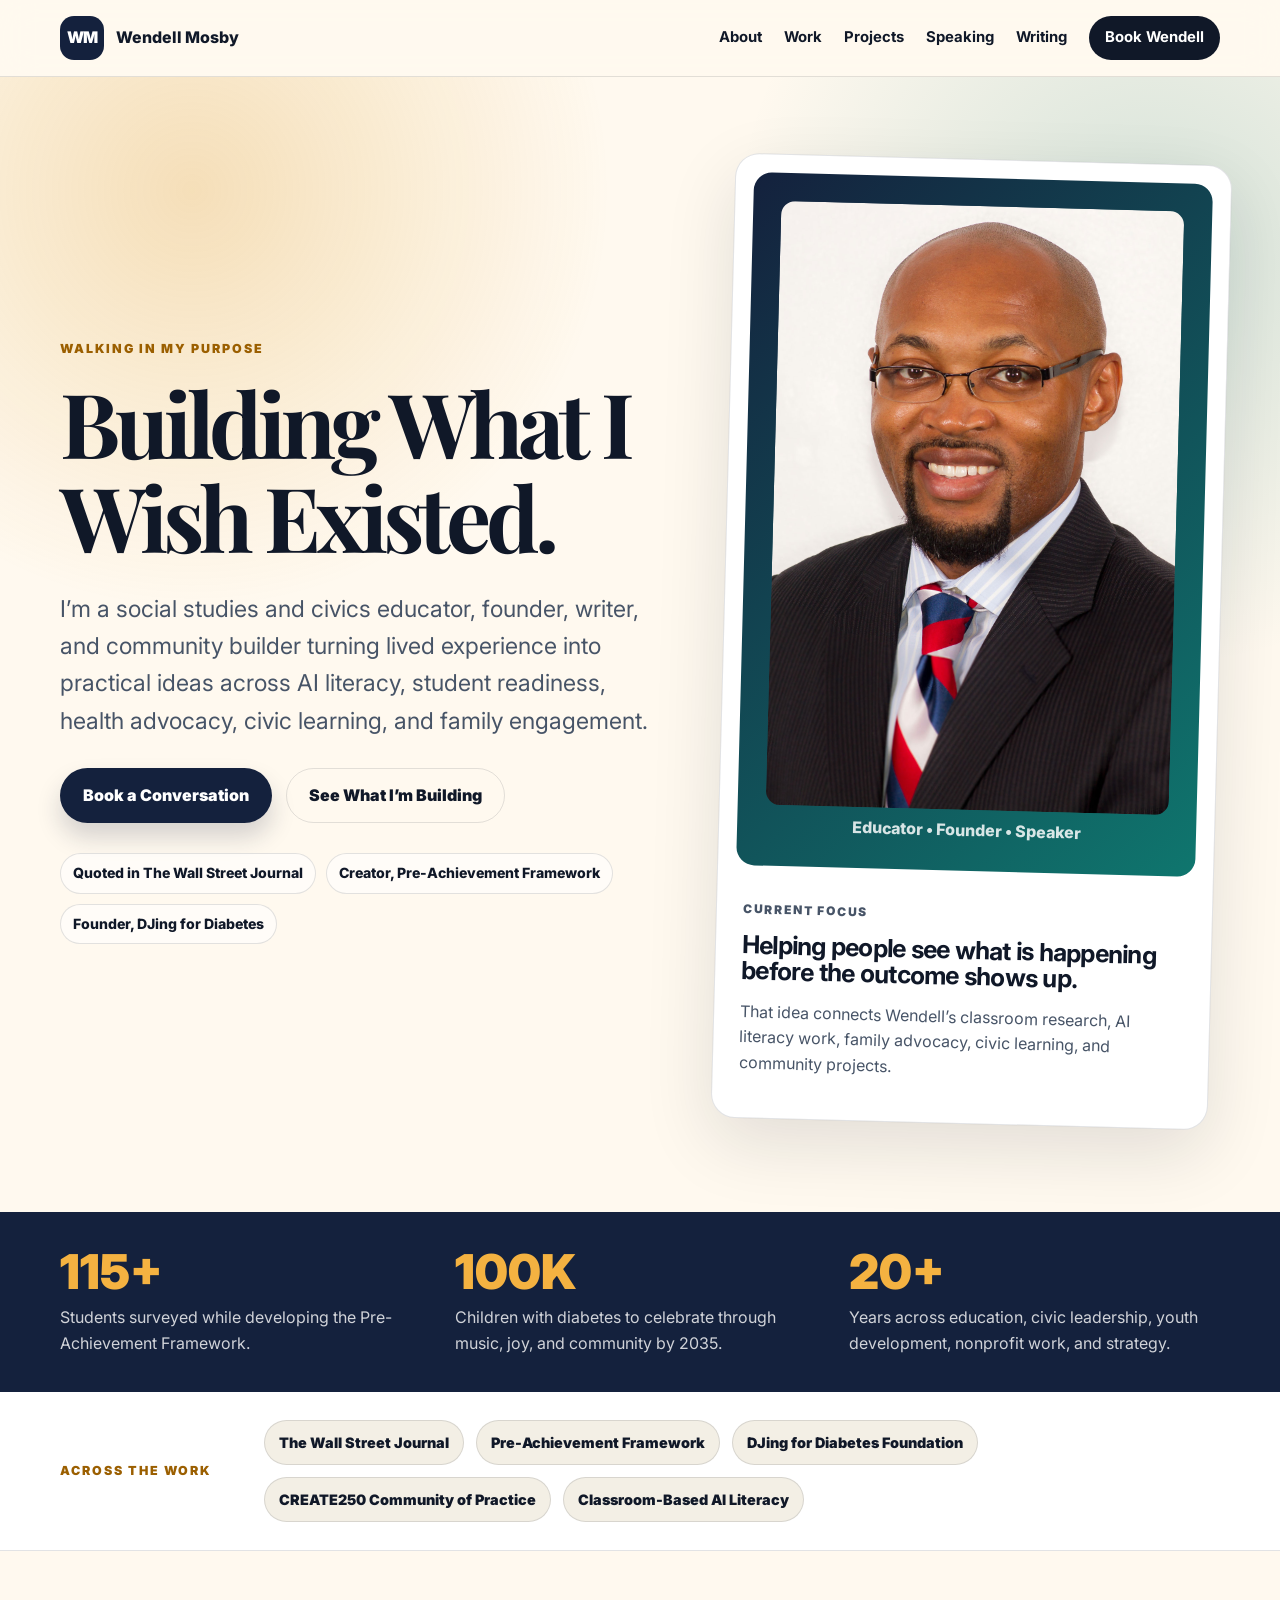
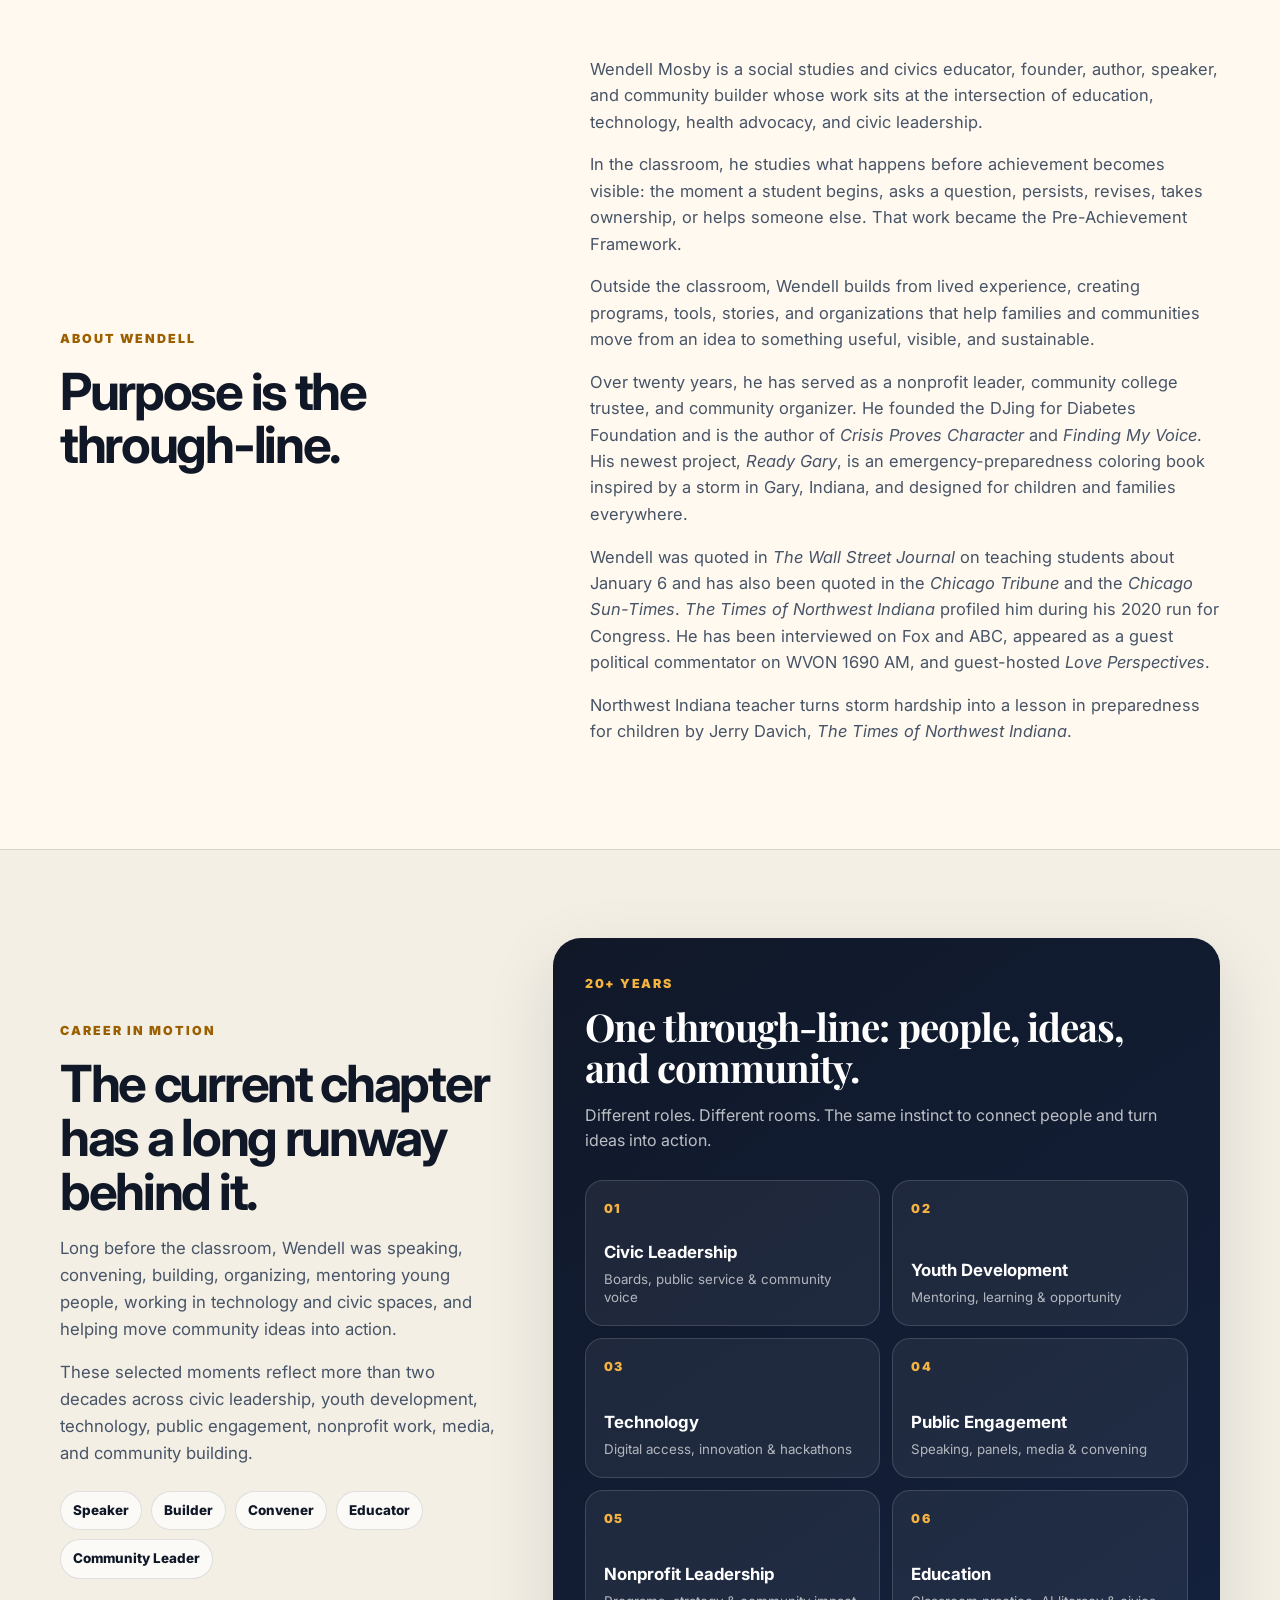
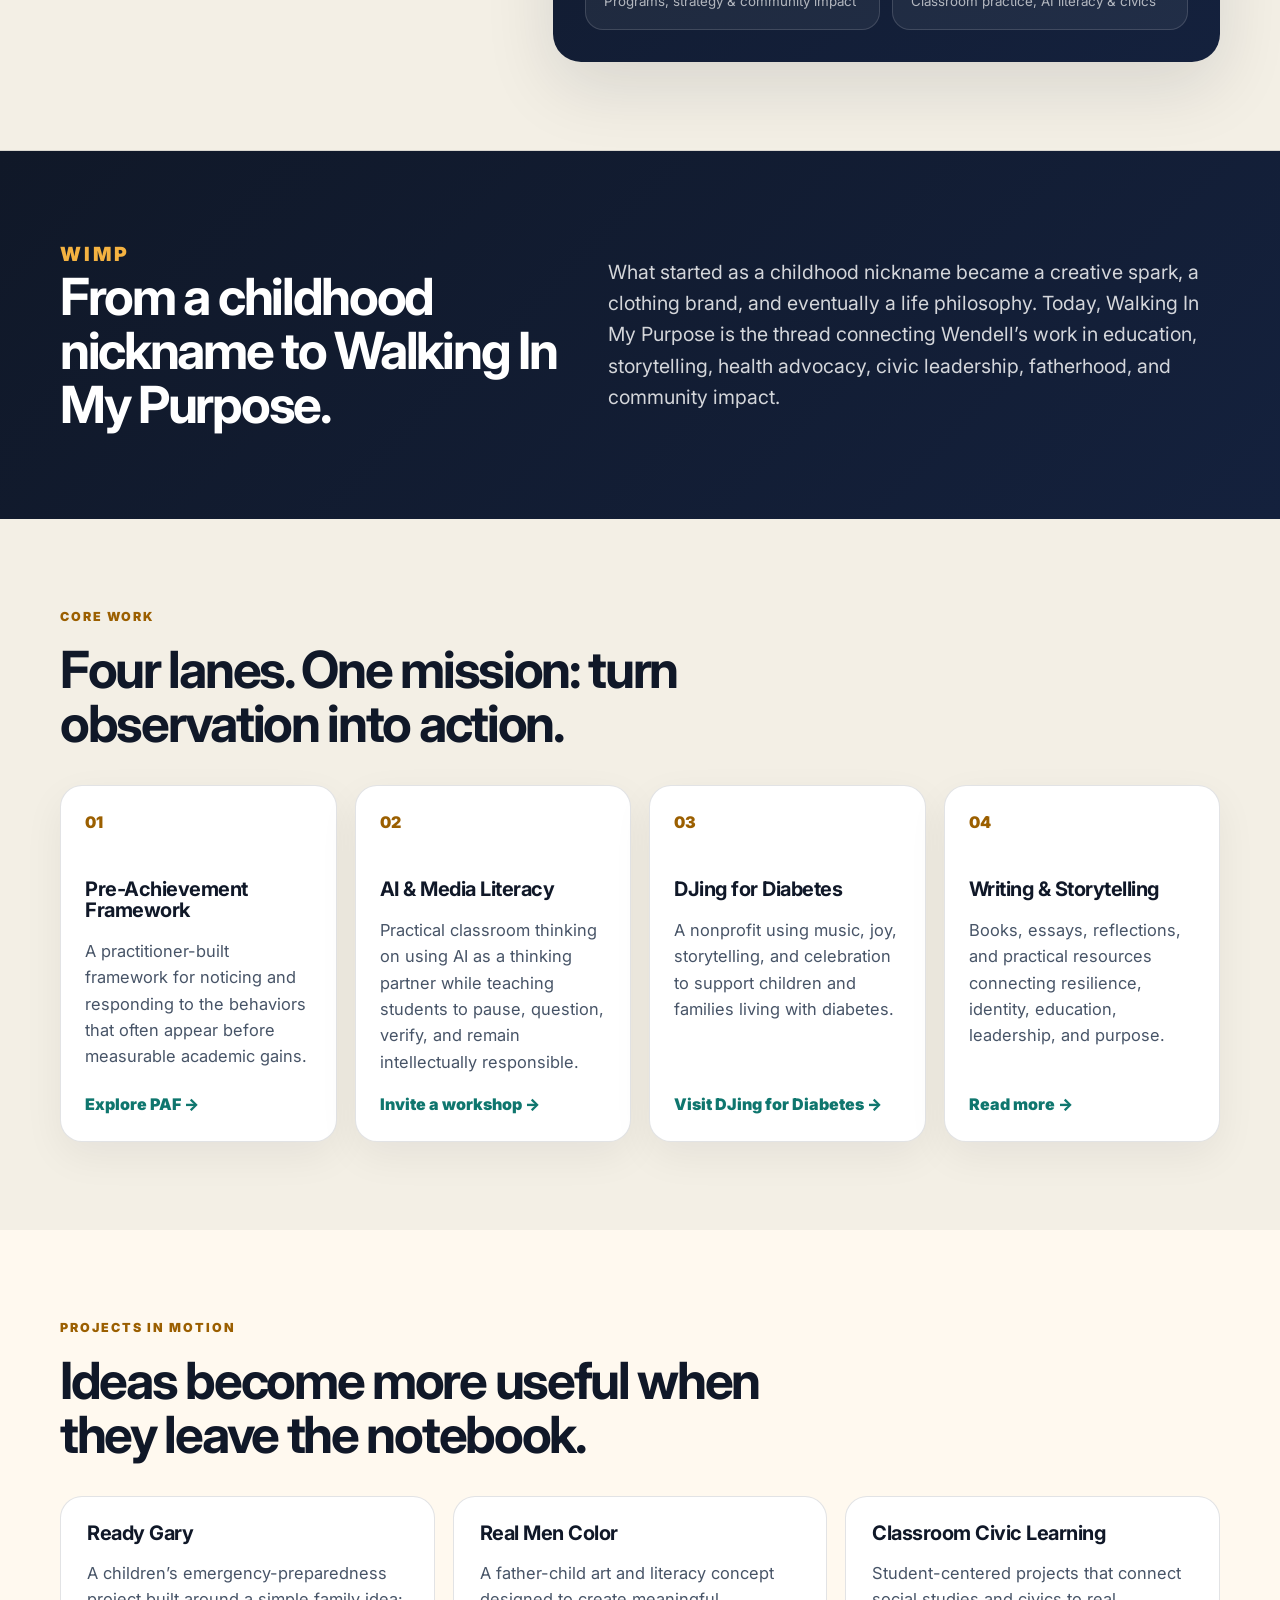
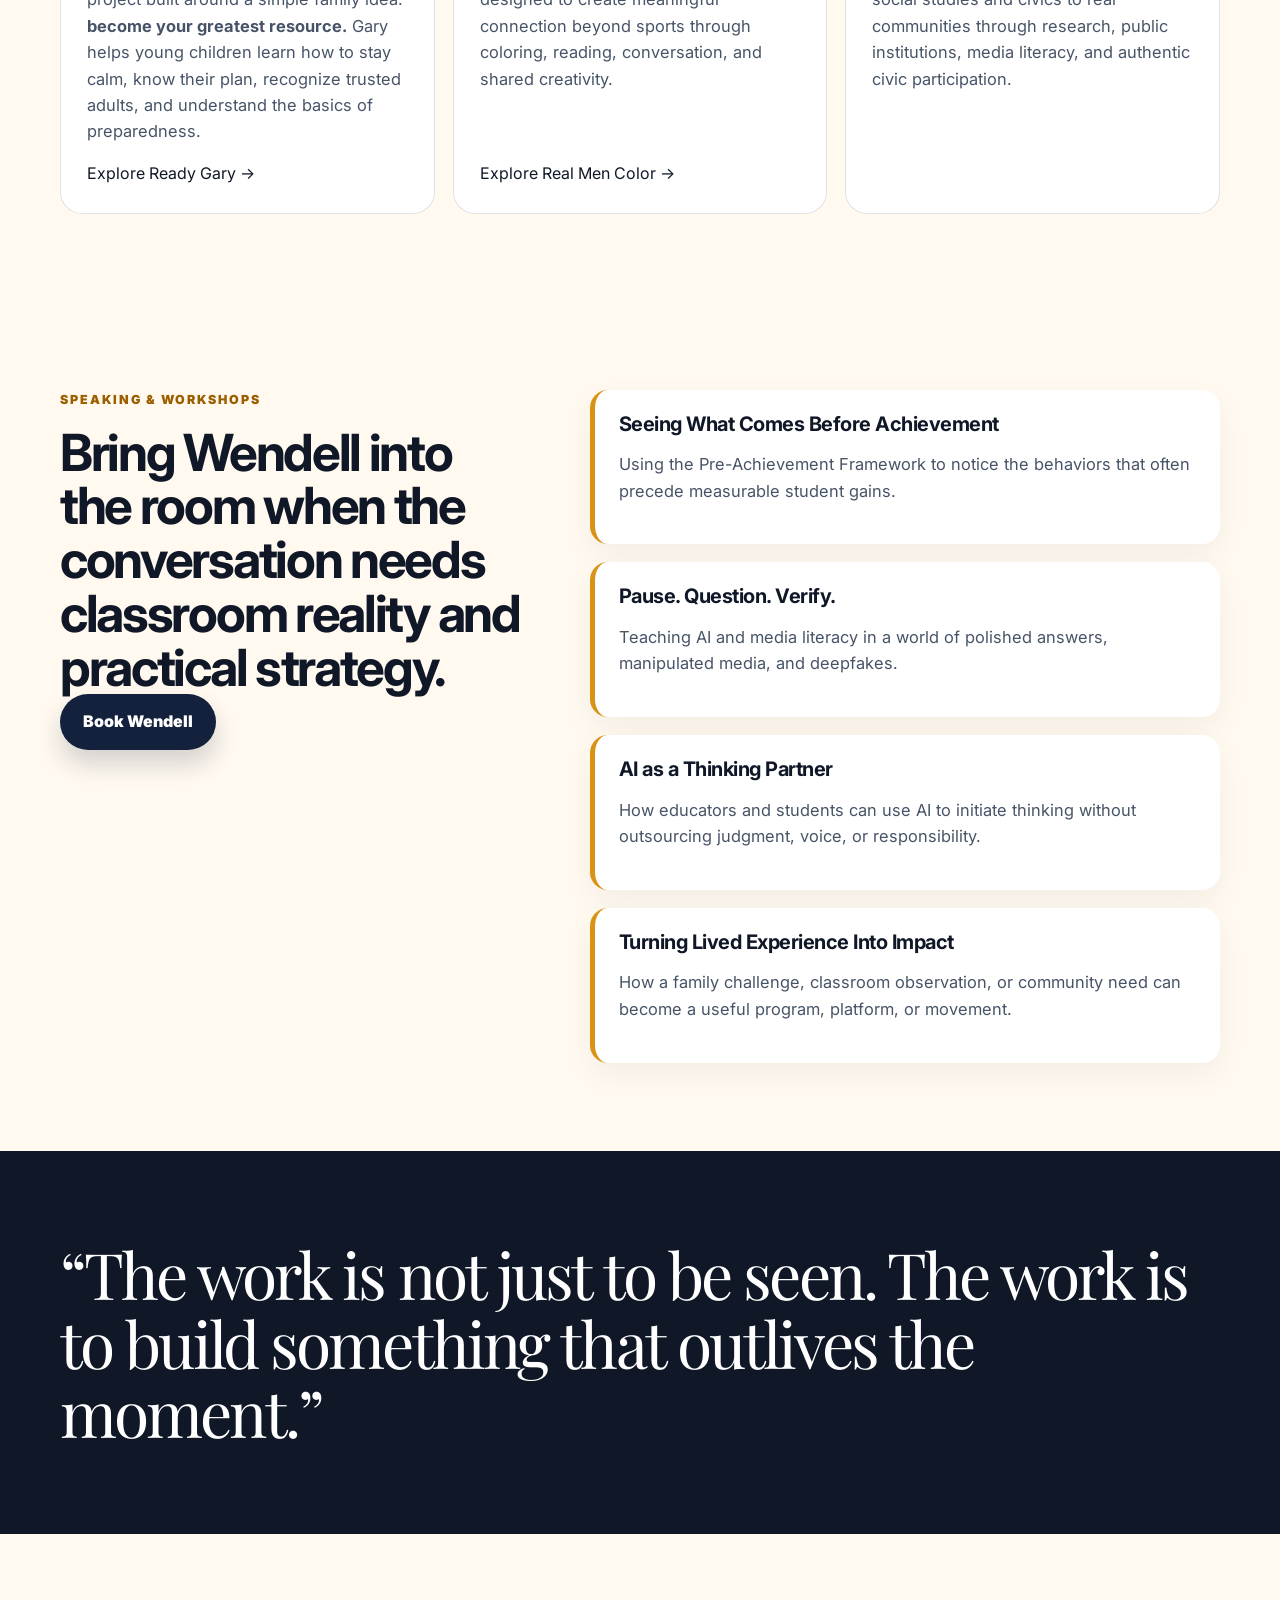
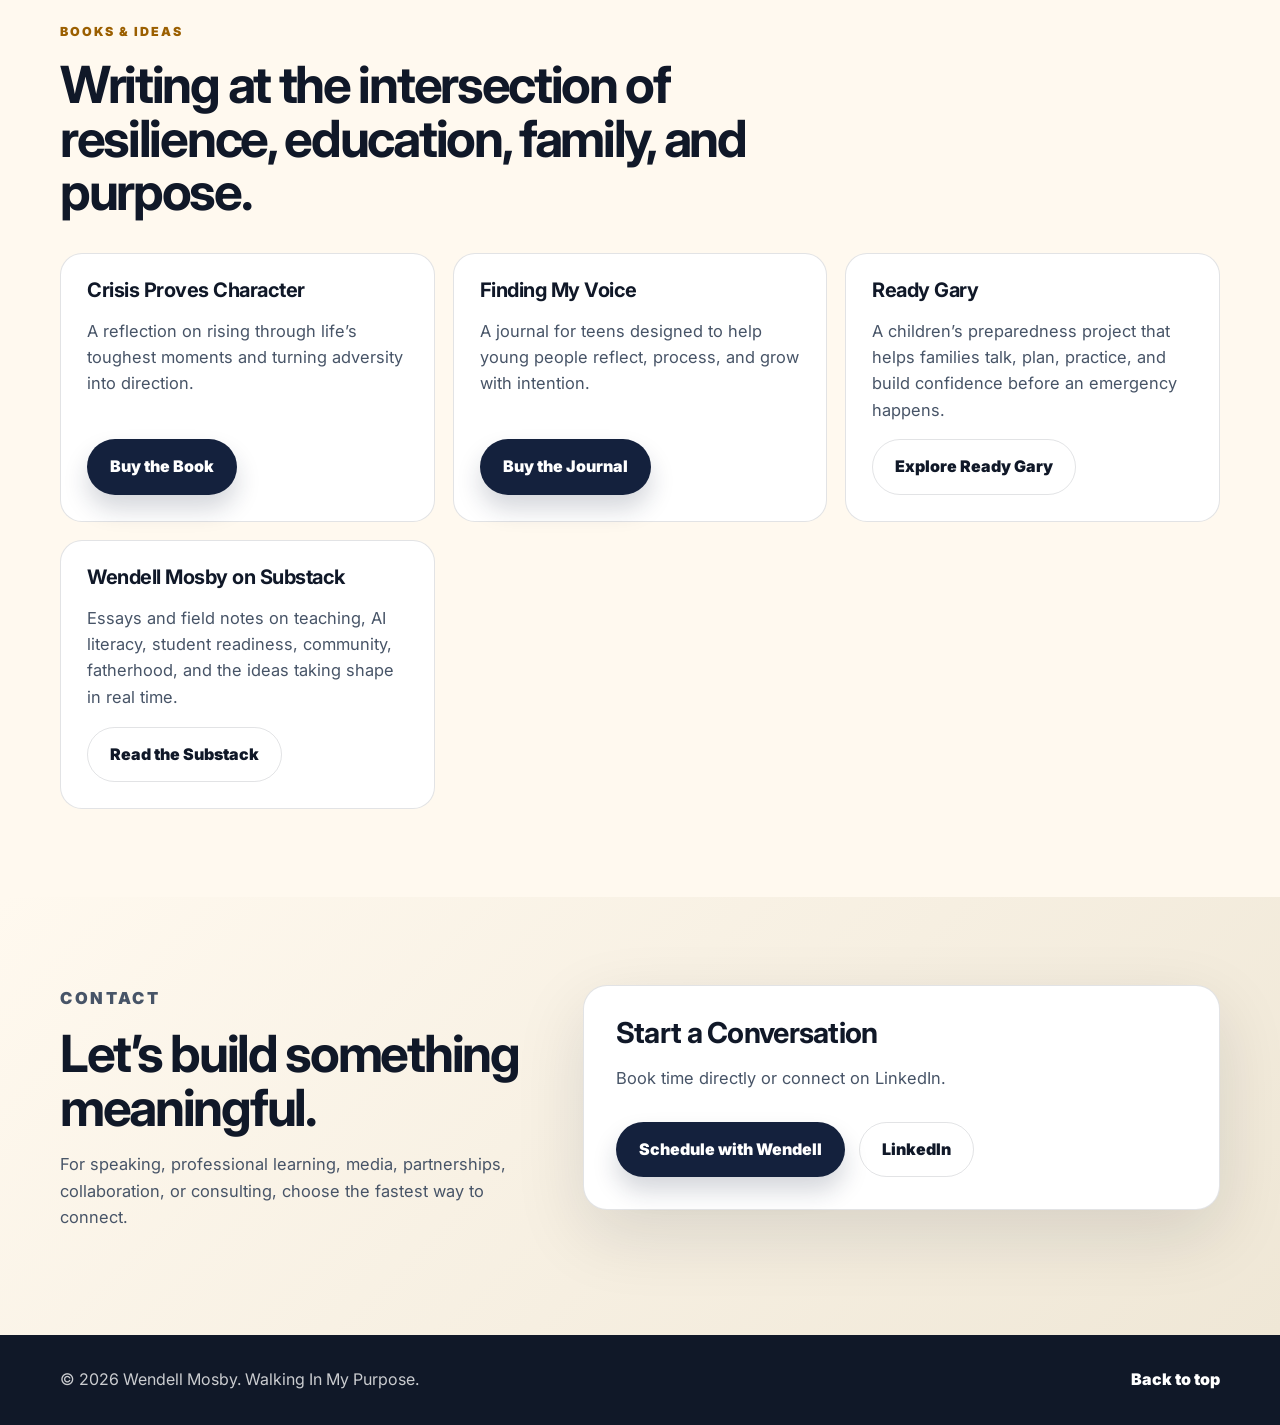
<file: index.html>
<!DOCTYPE html>
<html lang="en">
<head>
  <meta charset="UTF-8" />
  <meta name="viewport" content="width=device-width, initial-scale=1.0" />
  <title>Wendell Mosby | Educator. Founder. Community Builder.</title>
  <meta name="description" content="Wendell Mosby is an educator, founder, author, speaker, and community builder working at the intersection of AI literacy, student readiness, health advocacy, civic learning, and family engagement." />
  <link rel="preconnect" href="https://fonts.googleapis.com">
  <link rel="preconnect" href="https://fonts.gstatic.com" crossorigin>
  <link href="https://fonts.googleapis.com/css2?family=Inter:wght@400;500;600;700;800;900&family=Playfair+Display:wght@700;800&display=swap" rel="stylesheet">
  <link rel="stylesheet" href="styles.css" />
</head>
<body>
  <header class="site-header" id="top">
    <nav class="nav container" aria-label="Primary navigation">
      <a class="brand" href="#top" aria-label="Wendell Mosby home">
        <span class="brand-mark">WM</span>
        <span class="brand-text">Wendell Mosby</span>
      </a>
      <button class="menu-toggle" aria-expanded="false" aria-controls="nav-links">Menu</button>
      <div class="nav-links" id="nav-links">
        <a href="#about">About</a>
        <a href="#work">Work</a>
        <a href="#projects">Projects</a>
        <a href="#speaking">Speaking</a>
        <a href="#writing">Writing</a>
        <a href="#contact" class="nav-cta">Book Wendell</a>
      </div>
    </nav>
  </header>

  <main>
    <section class="hero section">
      <div class="container hero-grid">
        <div class="hero-copy">
          <p class="eyebrow">Walking In My Purpose</p>
          <h1>Building What I Wish Existed.</h1>
          <p class="hero-lede">I’m a social studies and civics educator, founder, writer, and community builder turning lived experience into practical ideas across AI literacy, student readiness, health advocacy, civic learning, and family engagement.</p>
          <div class="hero-actions">
            <a class="button primary" href="https://calendly.com/wendellmosby" target="_blank" rel="noopener">Book a Conversation</a>
            <a class="button secondary" href="#projects">See What I’m Building</a>
          </div>
          <div class="cred-row" aria-label="Featured credibility points">
            <span>Quoted in The Wall Street Journal</span>
            <span>Creator, Pre-Achievement Framework</span>
            <span>Founder, DJing for Diabetes</span>
          </div>
        </div>

        <aside class="hero-card" aria-label="Wendell Mosby featured card">
          <div class="portrait-frame">
            <div class="portrait">
              <img src="wendell-headshot.jpg" alt="Wendell Mosby">
            </div>
            <p>Educator • Founder • Speaker</p>
          </div>
          <div class="impact-card">
            <p class="impact-kicker">Current Focus</p>
            <h2>Helping people see what is happening before the outcome shows up.</h2>
            <p>That idea connects Wendell’s classroom research, AI literacy work, family advocacy, civic learning, and community projects.</p>
          </div>
        </aside>
      </div>
    </section>

    <section class="section intro-strip" aria-label="Impact highlights">
      <div class="container strip-grid">
        <div>
          <span class="stat">115+</span>
          <p>Students surveyed while developing the Pre-Achievement Framework.</p>
        </div>
        <div>
          <span class="stat">100K</span>
          <p>Children with diabetes to celebrate through music, joy, and community by 2035.</p>
        </div>
        <div>
          <span class="stat">20+</span>
          <p>Years across education, civic leadership, youth development, nonprofit work, and strategy.</p>
        </div>
      </div>
    </section>

    <section class="section featured-strip">
      <div class="container featured-grid">
        <p class="eyebrow">Across The Work</p>
        <div class="featured-items">
          <span>The Wall Street Journal</span>
          <span>Pre-Achievement Framework</span>
          <span>DJing for Diabetes Foundation</span>
          <span>CREATE250 Community of Practice</span>
          <span>Classroom-Based AI Literacy</span>
        </div>
      </div>
    </section>

    <section class="section" id="about">
      <div class="container two-column">
        <div>
          <p class="eyebrow">About Wendell</p>
          <h2>Purpose is the through-line.</h2>
        </div>
        <div class="rich-text">
          <p>Wendell Mosby is a social studies and civics educator, founder, author, speaker, and community builder whose work sits at the intersection of education, technology, health advocacy, and civic leadership.</p>
          <p>In the classroom, he studies what happens before achievement becomes visible: the moment a student begins, asks a question, persists, revises, takes ownership, or helps someone else. That work became the Pre-Achievement Framework.</p>
          <p>Outside the classroom, Wendell builds from lived experience, creating programs, tools, stories, and organizations that help families and communities move from an idea to something useful, visible, and sustainable.</p>
          <p>Over twenty years, he has served as a nonprofit leader, community college trustee, and community organizer. He founded the DJing for Diabetes Foundation and is the author of <em>Crisis Proves Character</em> and <em>Finding My Voice</em>. His newest project, <em>Ready Gary</em>, is an emergency-preparedness coloring book inspired by a storm in Gary, Indiana, and designed for children and families everywhere.</p>
          <p>Wendell was quoted in <em>The Wall Street Journal</em> on teaching students about January 6 and has also been quoted in the <em>Chicago Tribune</em> and the <em>Chicago Sun-Times</em>. <em>The Times of Northwest Indiana</em> profiled him during his 2020 run for Congress. He has been interviewed on Fox and ABC, appeared as a guest political commentator on WVON 1690 AM, and guest-hosted <em>Love Perspectives</em>.</p>
          <p><a href="https://nwitimes.com/opinion/columnists/guest-commentary/article_bb97f9fd-25c2-55c9-b558-acede9397614.html">Northwest Indiana teacher turns storm hardship into a lesson in preparedness for children</a> by Jerry Davich, <em>The Times of Northwest Indiana</em>.</p>
        </div>
      </div>
    </section>

    <section class="section purpose-band">
      <div class="container purpose-grid">
        <div>
          <p class="eyebrow">WIMP</p>
          <h2>From a childhood nickname to Walking In My Purpose.</h2>
        </div>
        <p>What started as a childhood nickname became a creative spark, a clothing brand, and eventually a life philosophy. Today, Walking In My Purpose is the thread connecting Wendell’s work in education, storytelling, health advocacy, civic leadership, fatherhood, and community impact.</p>
      </div>
    </section>

    <section class="section muted" id="work">
      <div class="container">
        <div class="section-heading">
          <p class="eyebrow">Core Work</p>
          <h2>Four lanes. One mission: turn observation into action.</h2>
        </div>
        <div class="card-grid">
          <article class="work-card">
            <span class="card-number">01</span>
            <h3>Pre-Achievement Framework</h3>
            <p>A practitioner-built framework for noticing and responding to the behaviors that often appear before measurable academic gains.</p>
            <a href="https://preachievementframework.com" target="_blank" rel="noopener">Explore PAF →</a>
          </article>
          <article class="work-card">
            <span class="card-number">02</span>
            <h3>AI & Media Literacy</h3>
            <p>Practical classroom thinking on using AI as a thinking partner while teaching students to pause, question, verify, and remain intellectually responsible.</p>
            <a href="#speaking">Invite a workshop →</a>
          </article>
          <article class="work-card">
            <span class="card-number">03</span>
            <h3>DJing for Diabetes</h3>
            <p>A nonprofit using music, joy, storytelling, and celebration to support children and families living with diabetes.</p>
            <a href="https://djing4diabetes.org" target="_blank" rel="noopener">Visit DJing for Diabetes →</a>
          </article>
          <article class="work-card">
            <span class="card-number">04</span>
            <h3>Writing & Storytelling</h3>
            <p>Books, essays, reflections, and practical resources connecting resilience, identity, education, leadership, and purpose.</p>
            <a href="#writing">Read more →</a>
          </article>
        </div>
      </div>
    </section>

    <section class="section" id="projects">
      <div class="container">
        <div class="section-heading">
          <p class="eyebrow">Projects In Motion</p>
          <h2>Ideas become more useful when they leave the notebook.</h2>
        </div>
        <div class="writing-grid">
          <article>
            <h3>Ready Gary</h3>
            <p>A children’s emergency-preparedness project built around a simple family idea: <strong>become your greatest resource.</strong> Gary helps young children learn how to stay calm, know their plan, recognize trusted adults, and understand the basics of preparedness.</p>
            <a href="/ready-gary/">Explore Ready Gary →</a>
          </article>
          <article>
            <h3>Real Men Color</h3>
            <p>A father-child art and literacy concept designed to create meaningful connection beyond sports through coloring, reading, conversation, and shared creativity.</p>
            <a href="https://realmencolor.org" target="_blank" rel="noopener">Explore Real Men Color →</a>
          </article>
          <article>
            <h3>Classroom Civic Learning</h3>
            <p>Student-centered projects that connect social studies and civics to real communities through research, public institutions, media literacy, and authentic civic participation.</p>
          </article>
        </div>
      </div>
    </section>

    <section class="section" id="speaking">
      <div class="container two-column align-start">
        <div>
          <p class="eyebrow">Speaking & Workshops</p>
          <h2>Bring Wendell into the room when the conversation needs classroom reality and practical strategy.</h2>
          <a class="button primary" href="https://calendly.com/wendellmosby" target="_blank" rel="noopener">Book Wendell</a>
        </div>
        <div class="topic-list">
          <div>
            <h3>Seeing What Comes Before Achievement</h3>
            <p>Using the Pre-Achievement Framework to notice the behaviors that often precede measurable student gains.</p>
          </div>
          <div>
            <h3>Pause. Question. Verify.</h3>
            <p>Teaching AI and media literacy in a world of polished answers, manipulated media, and deepfakes.</p>
          </div>
          <div>
            <h3>AI as a Thinking Partner</h3>
            <p>How educators and students can use AI to initiate thinking without outsourcing judgment, voice, or responsibility.</p>
          </div>
          <div>
            <h3>Turning Lived Experience Into Impact</h3>
            <p>How a family challenge, classroom observation, or community need can become a useful program, platform, or movement.</p>
          </div>
        </div>
      </div>
    </section>

    <section class="section quote-band">
      <div class="container">
        <blockquote>“The work is not just to be seen. The work is to build something that outlives the moment.”</blockquote>
      </div>
    </section>

    <section class="section" id="writing">
      <div class="container">
        <div class="section-heading">
          <p class="eyebrow">Books & Ideas</p>
          <h2>Writing at the intersection of resilience, education, family, and purpose.</h2>
        </div>
        <div class="writing-grid">
          <article>
            <h3>Crisis Proves Character</h3>
            <p>A reflection on rising through life’s toughest moments and turning adversity into direction.</p>
            <a class="button primary" href="https://amzn.to/4wXtTU7" target="_blank" rel="noopener">Buy the Book</a>
          </article>
          <article>
            <h3>Finding My Voice</h3>
            <p>A journal for teens designed to help young people reflect, process, and grow with intention.</p>
            <a class="button primary" href="https://amzn.to/4hoDoau" target="_blank" rel="noopener">Buy the Journal</a>
          </article>
          <article>
            <h3>Ready Gary</h3>
            <p>A children’s preparedness project that helps families talk, plan, practice, and build confidence before an emergency happens.</p>
            <a class="button secondary" href="/ready-gary/">Explore Ready Gary</a>
          </article>
          <article>
            <h3>Wendell Mosby on Substack</h3>
            <p>Essays and field notes on teaching, AI literacy, student readiness, community, fatherhood, and the ideas taking shape in real time.</p>
            <a class="button secondary" href="https://wendellmosby.substack.com" target="_blank" rel="noopener">Read the Substack</a>
          </article>
        </div>
      </div>
    </section>

    <section class="section contact-section" id="contact">
      <div class="container contact-grid">
        <div>
          <p class="eyebrow">Contact</p>
          <h2>Let’s build something meaningful.</h2>
          <p>For speaking, professional learning, media, partnerships, collaboration, or consulting, choose the fastest way to connect.</p>
        </div>
        <div class="contact-card">
          <h3>Start a Conversation</h3>
          <p>Book time directly or connect on LinkedIn.</p>
          <div class="contact-actions">
            <a class="button primary" href="https://calendly.com/wendellmosby" target="_blank" rel="noopener">Schedule with Wendell</a>
            <a class="button secondary" href="https://www.linkedin.com/in/wendellmosby/" target="_blank" rel="noopener">LinkedIn</a>
          </div>
        </div>
      </div>
    </section>
  </main>

  <footer class="site-footer">
    <div class="container footer-grid">
      <p>© <span id="year"></span> Wendell Mosby. Walking In My Purpose.</p>
      <div>
        <a href="#top">Back to top</a>
      </div>
    </div>
  </footer>

  <script src="script.js?v=4"></script>
</body>
</html>
</file>
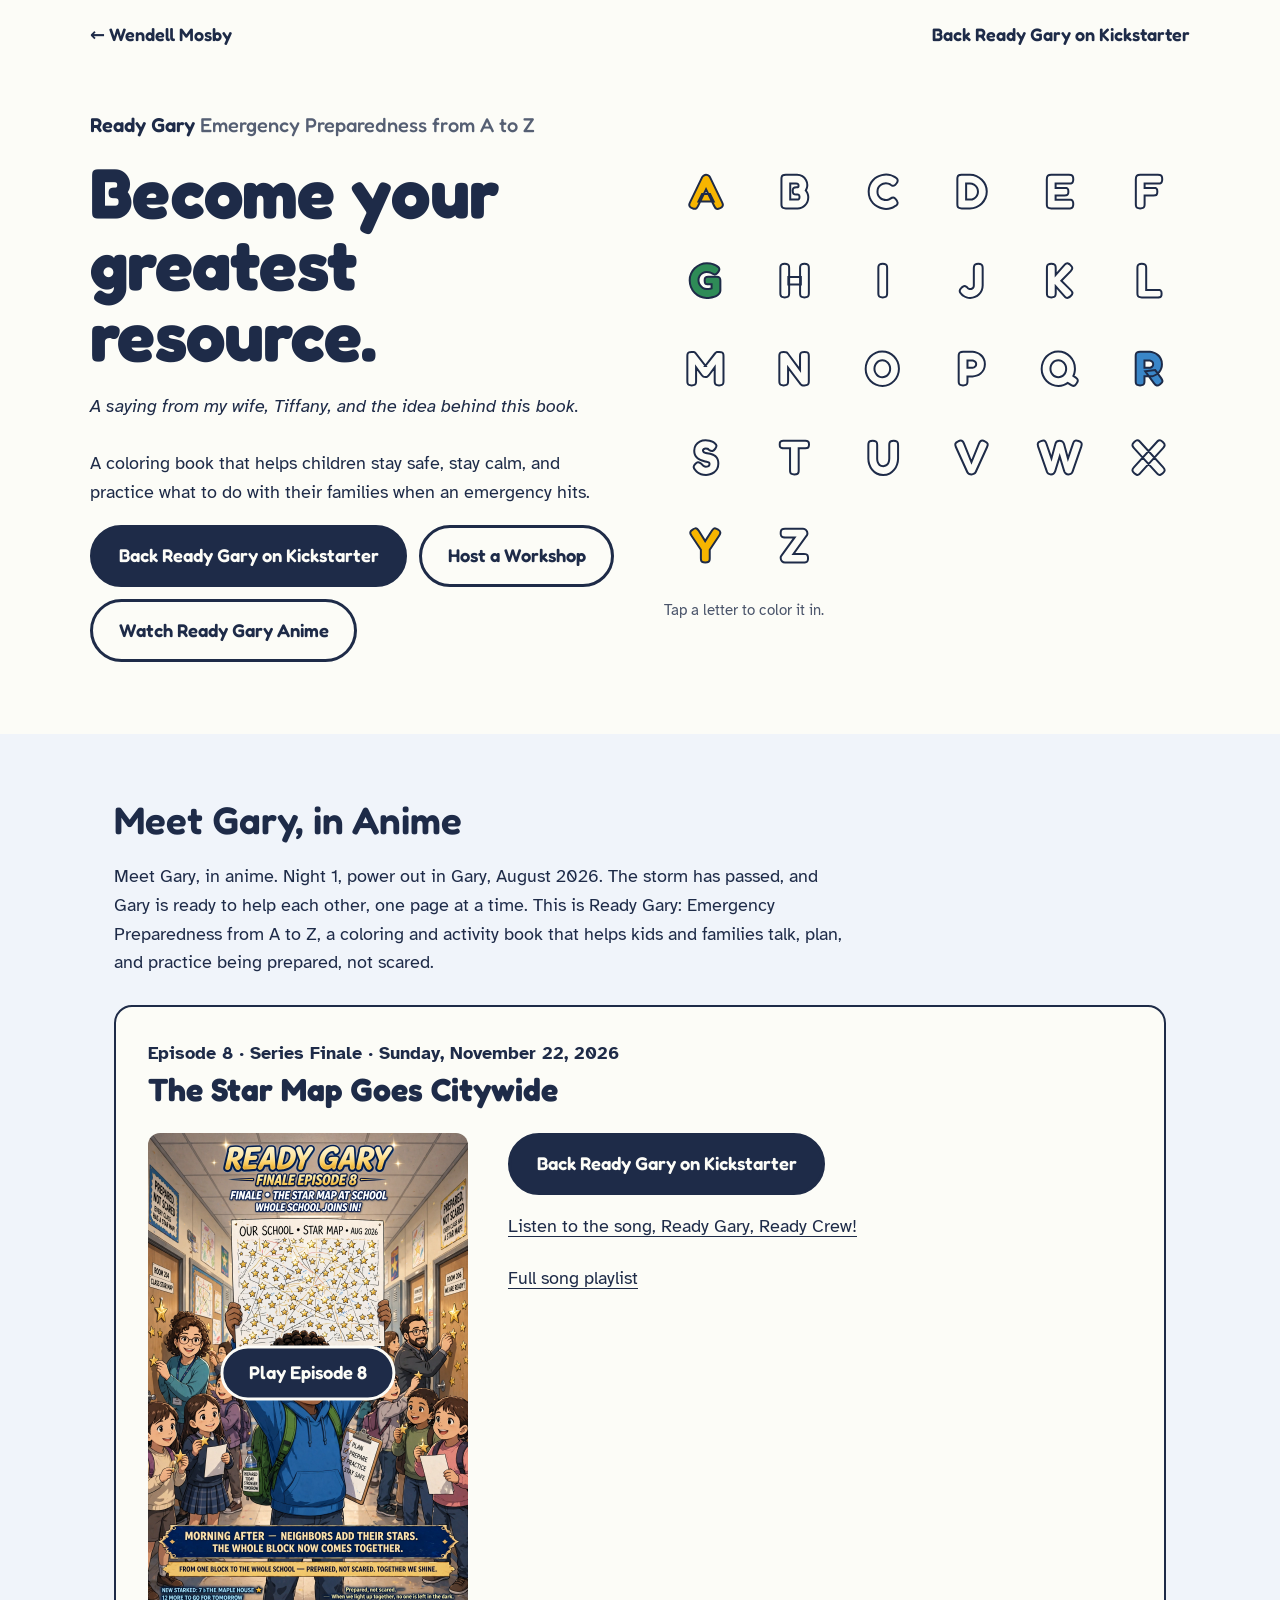
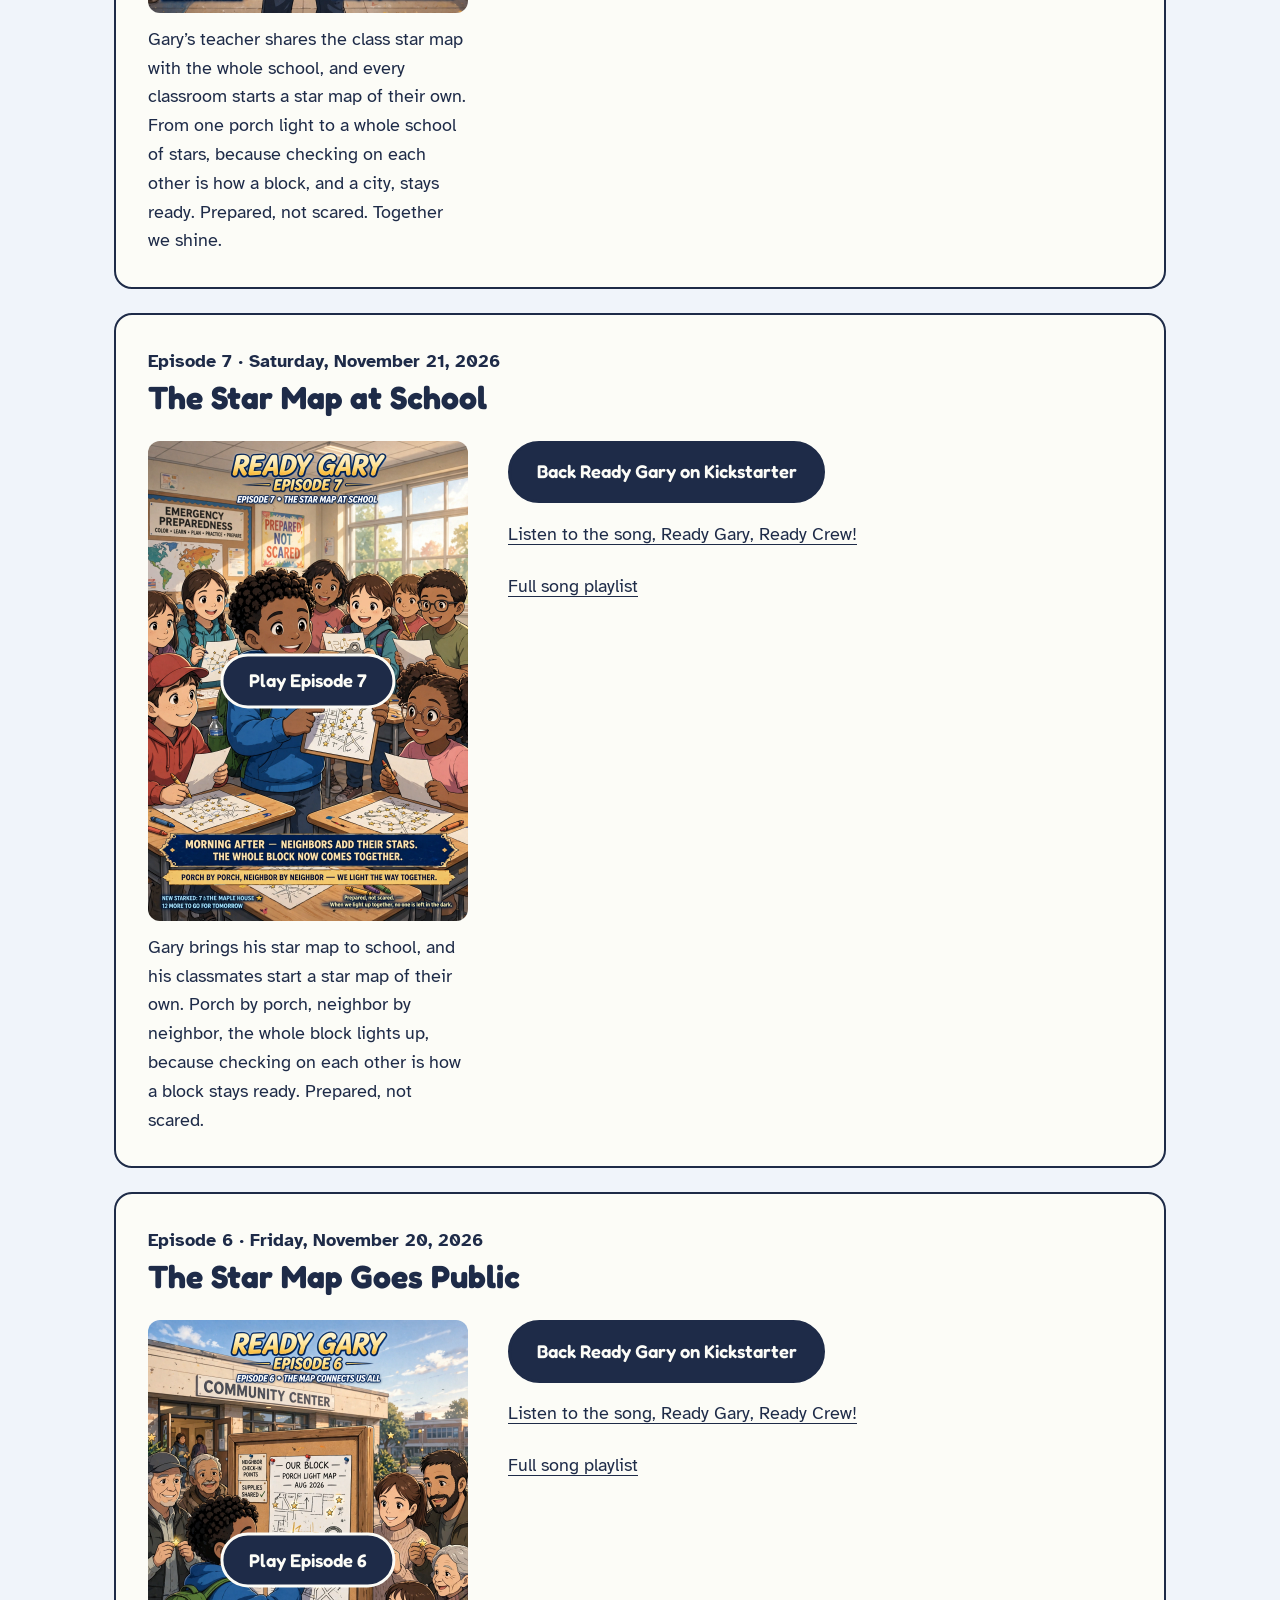
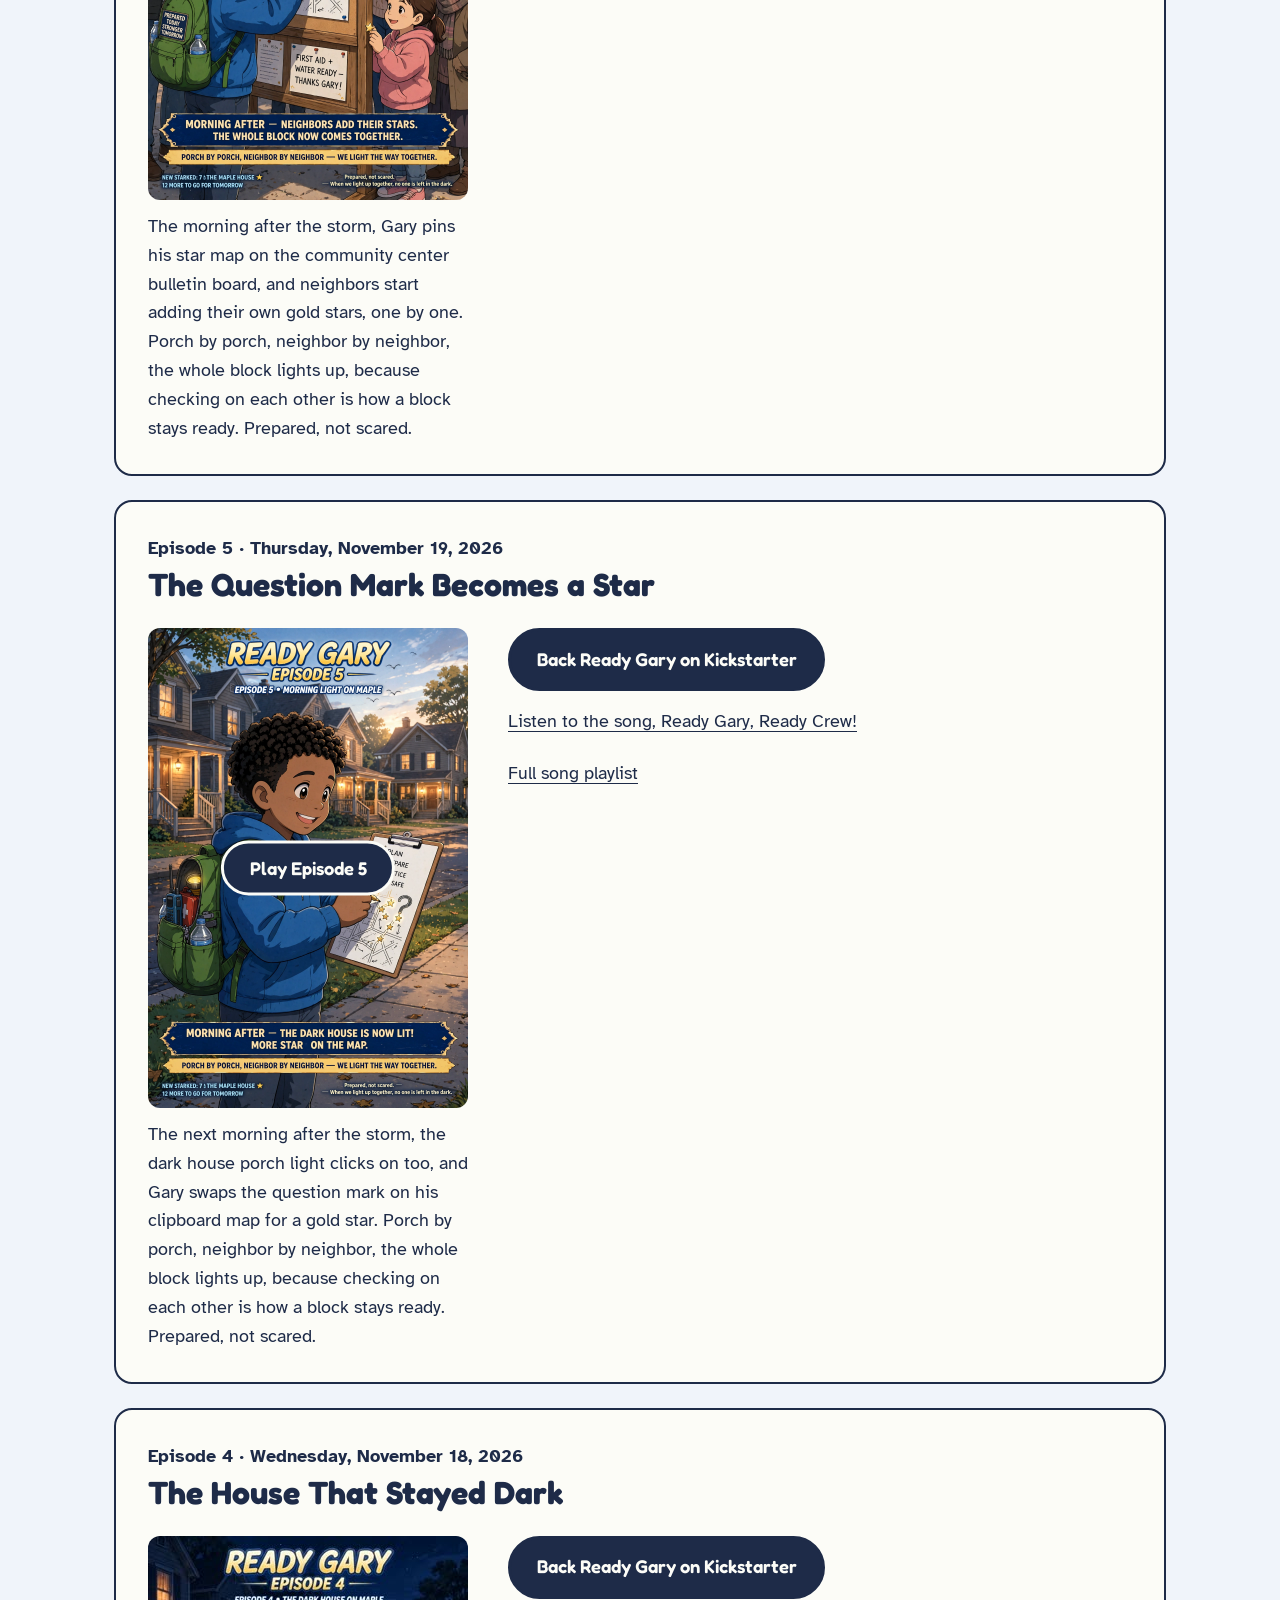
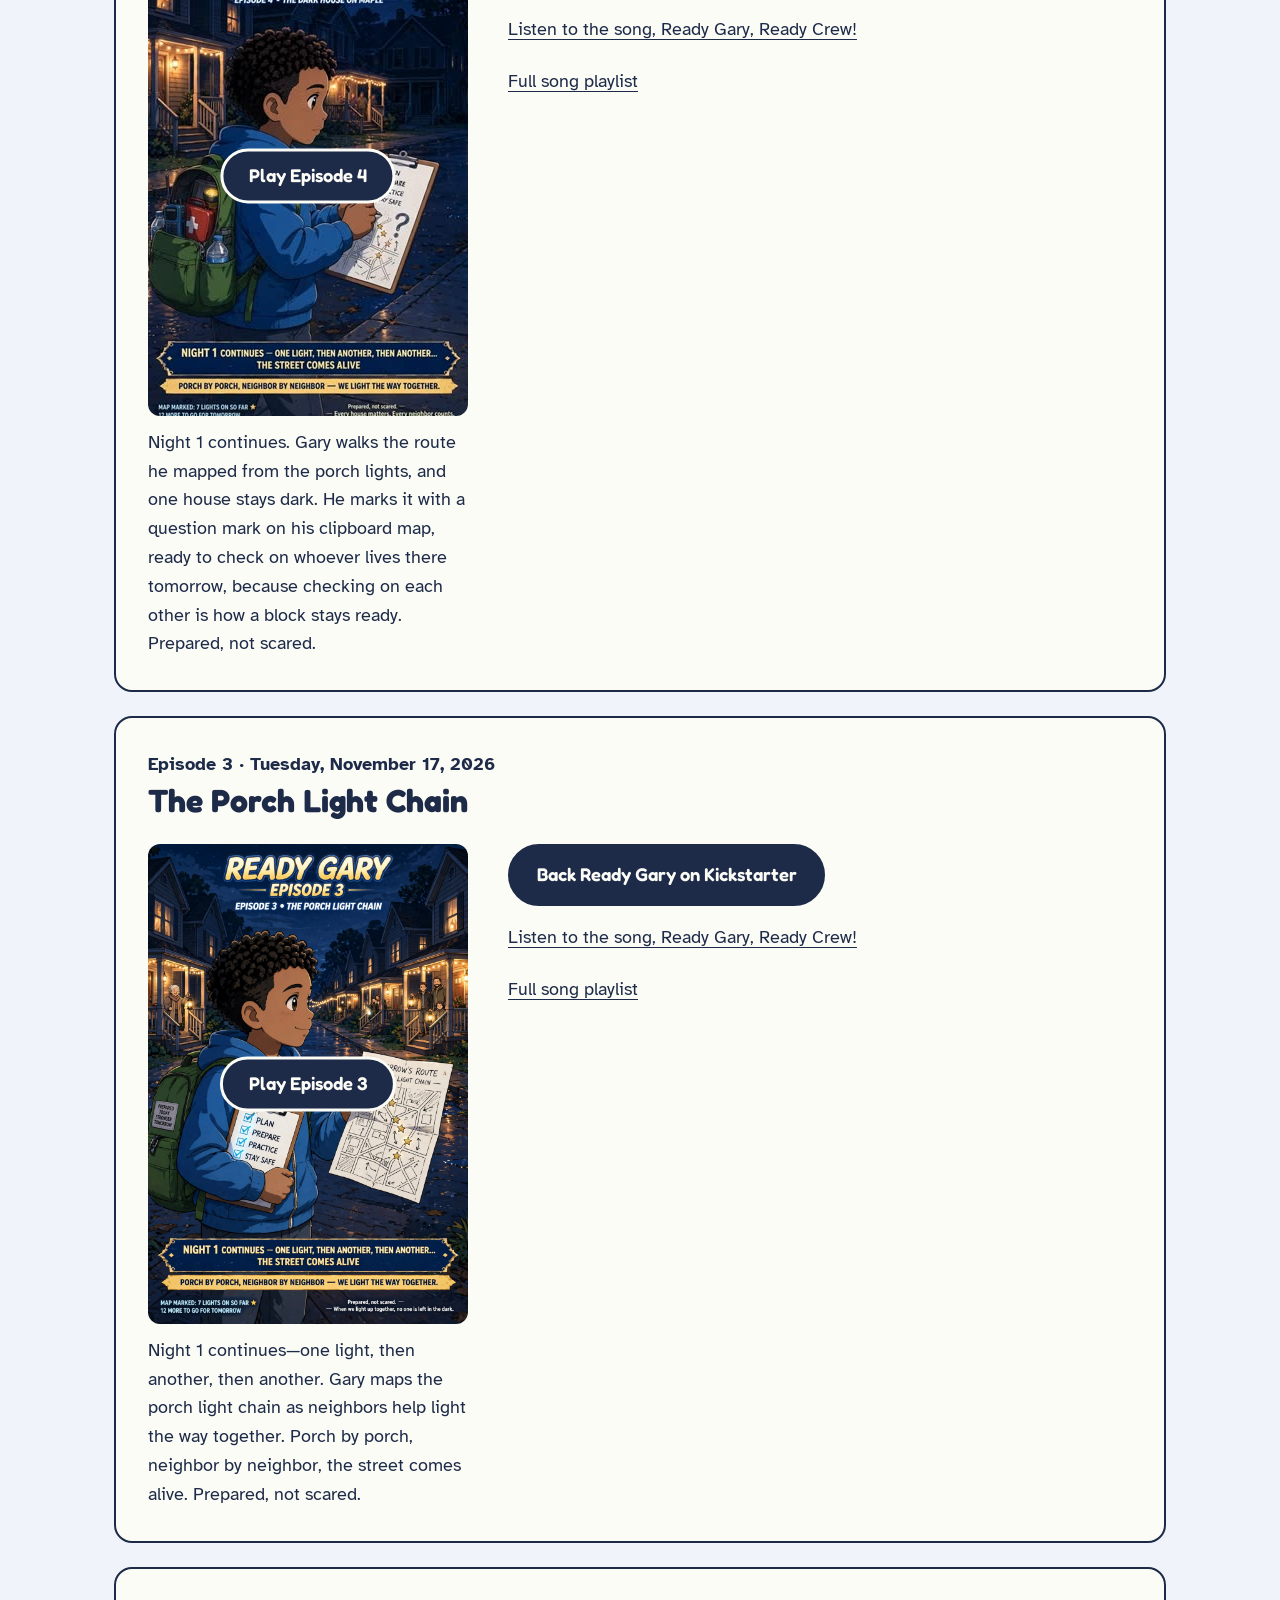
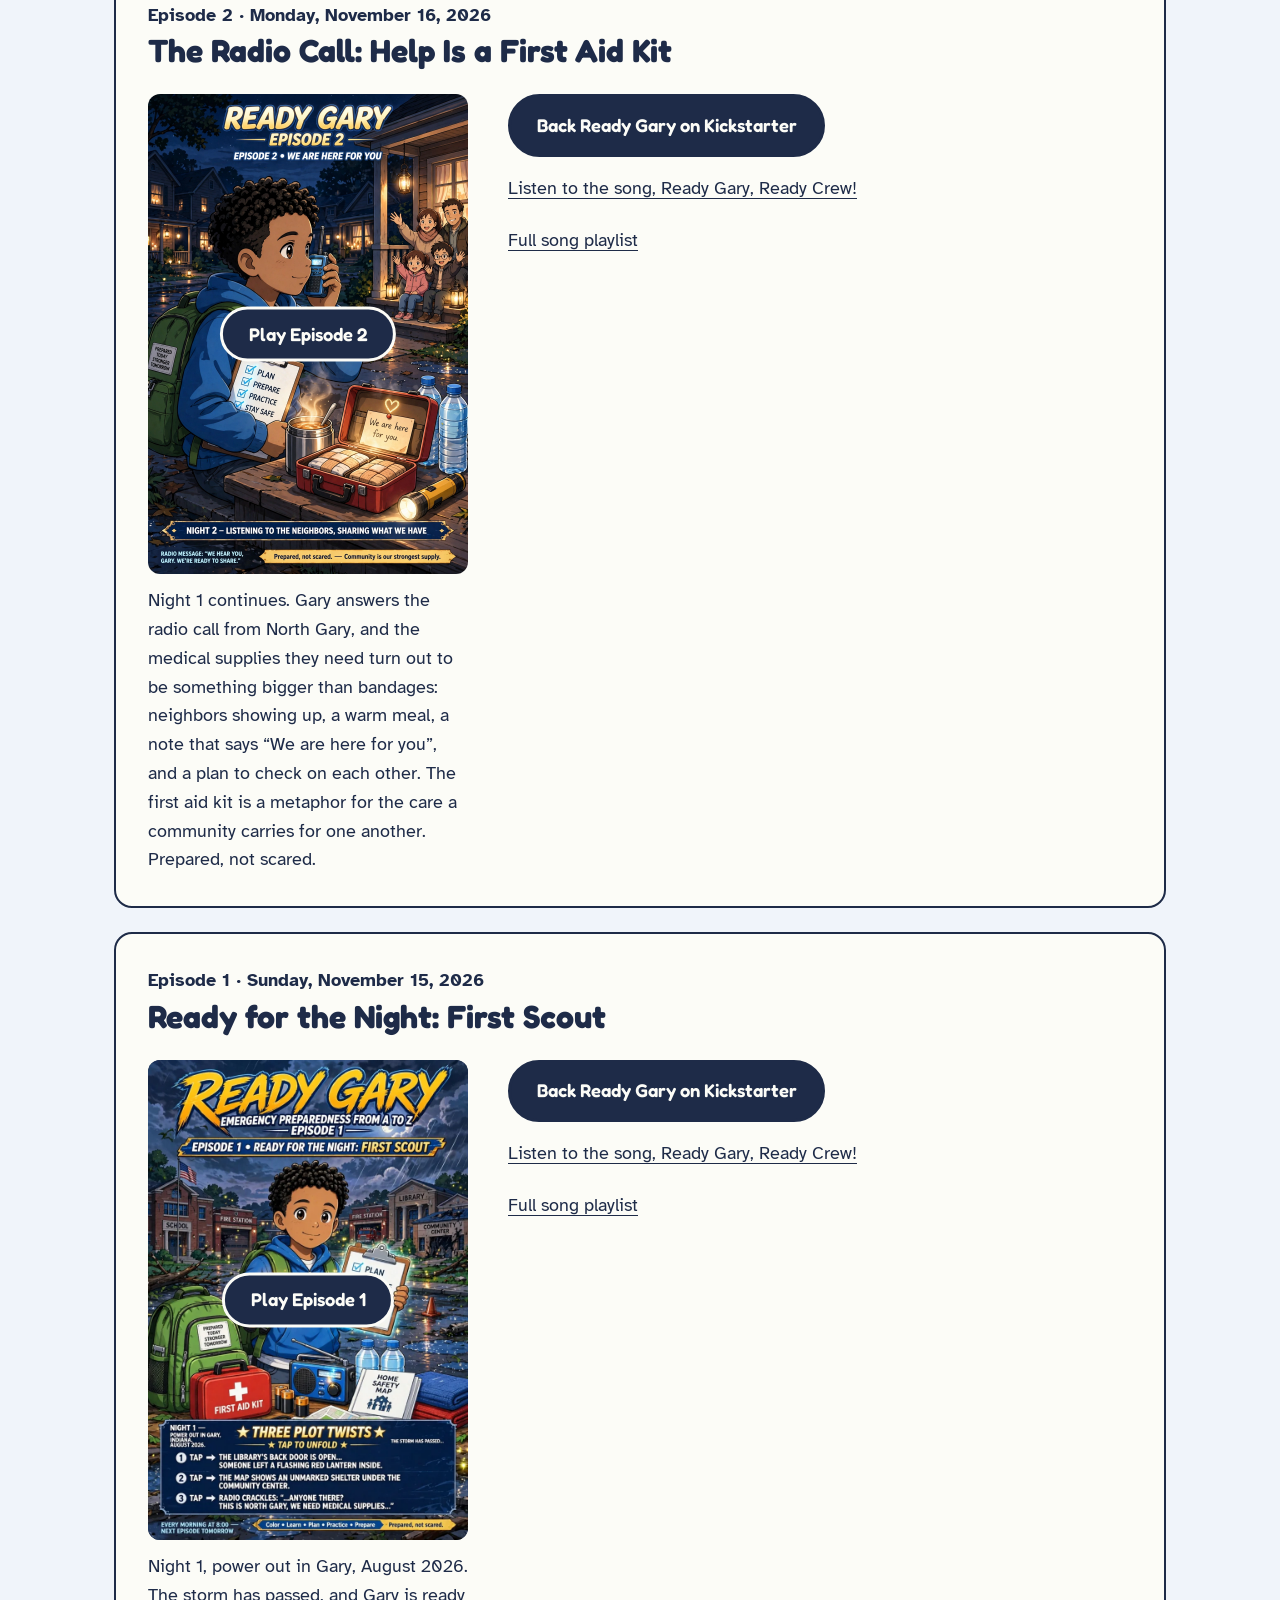
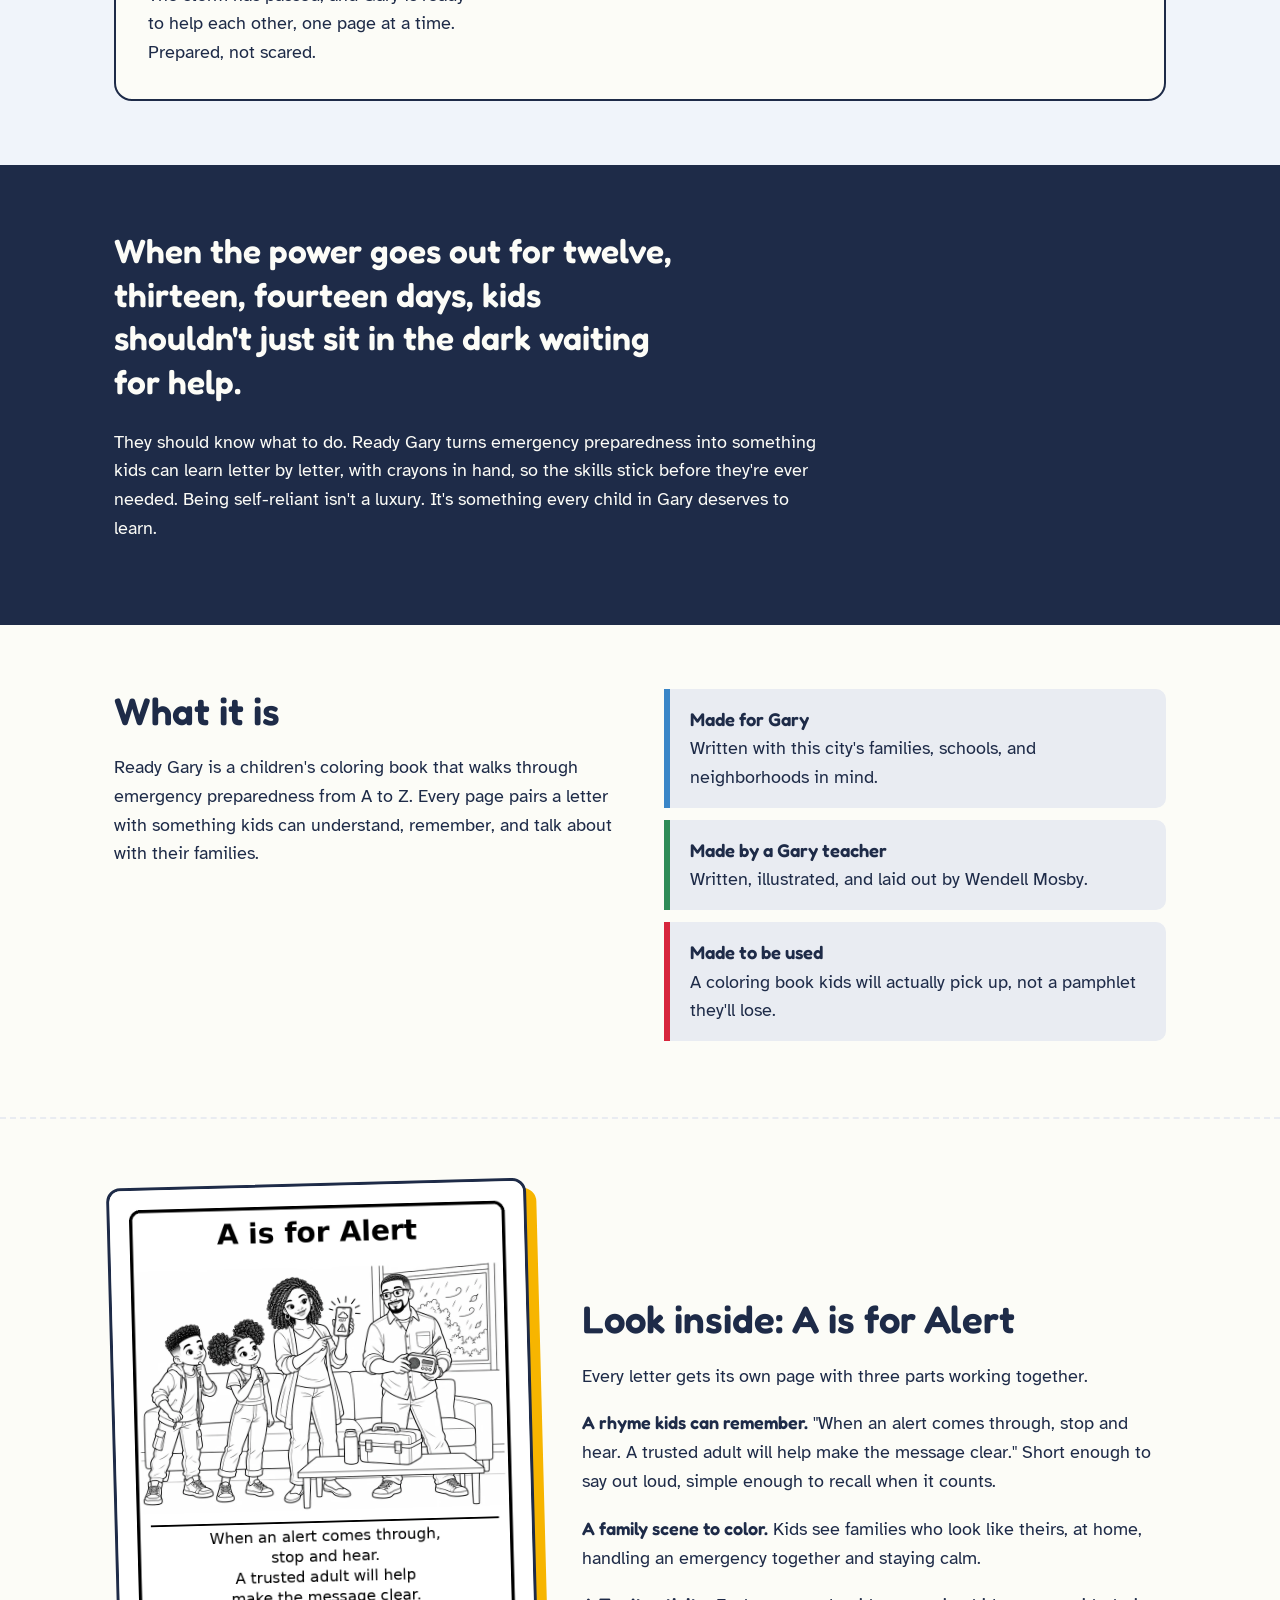
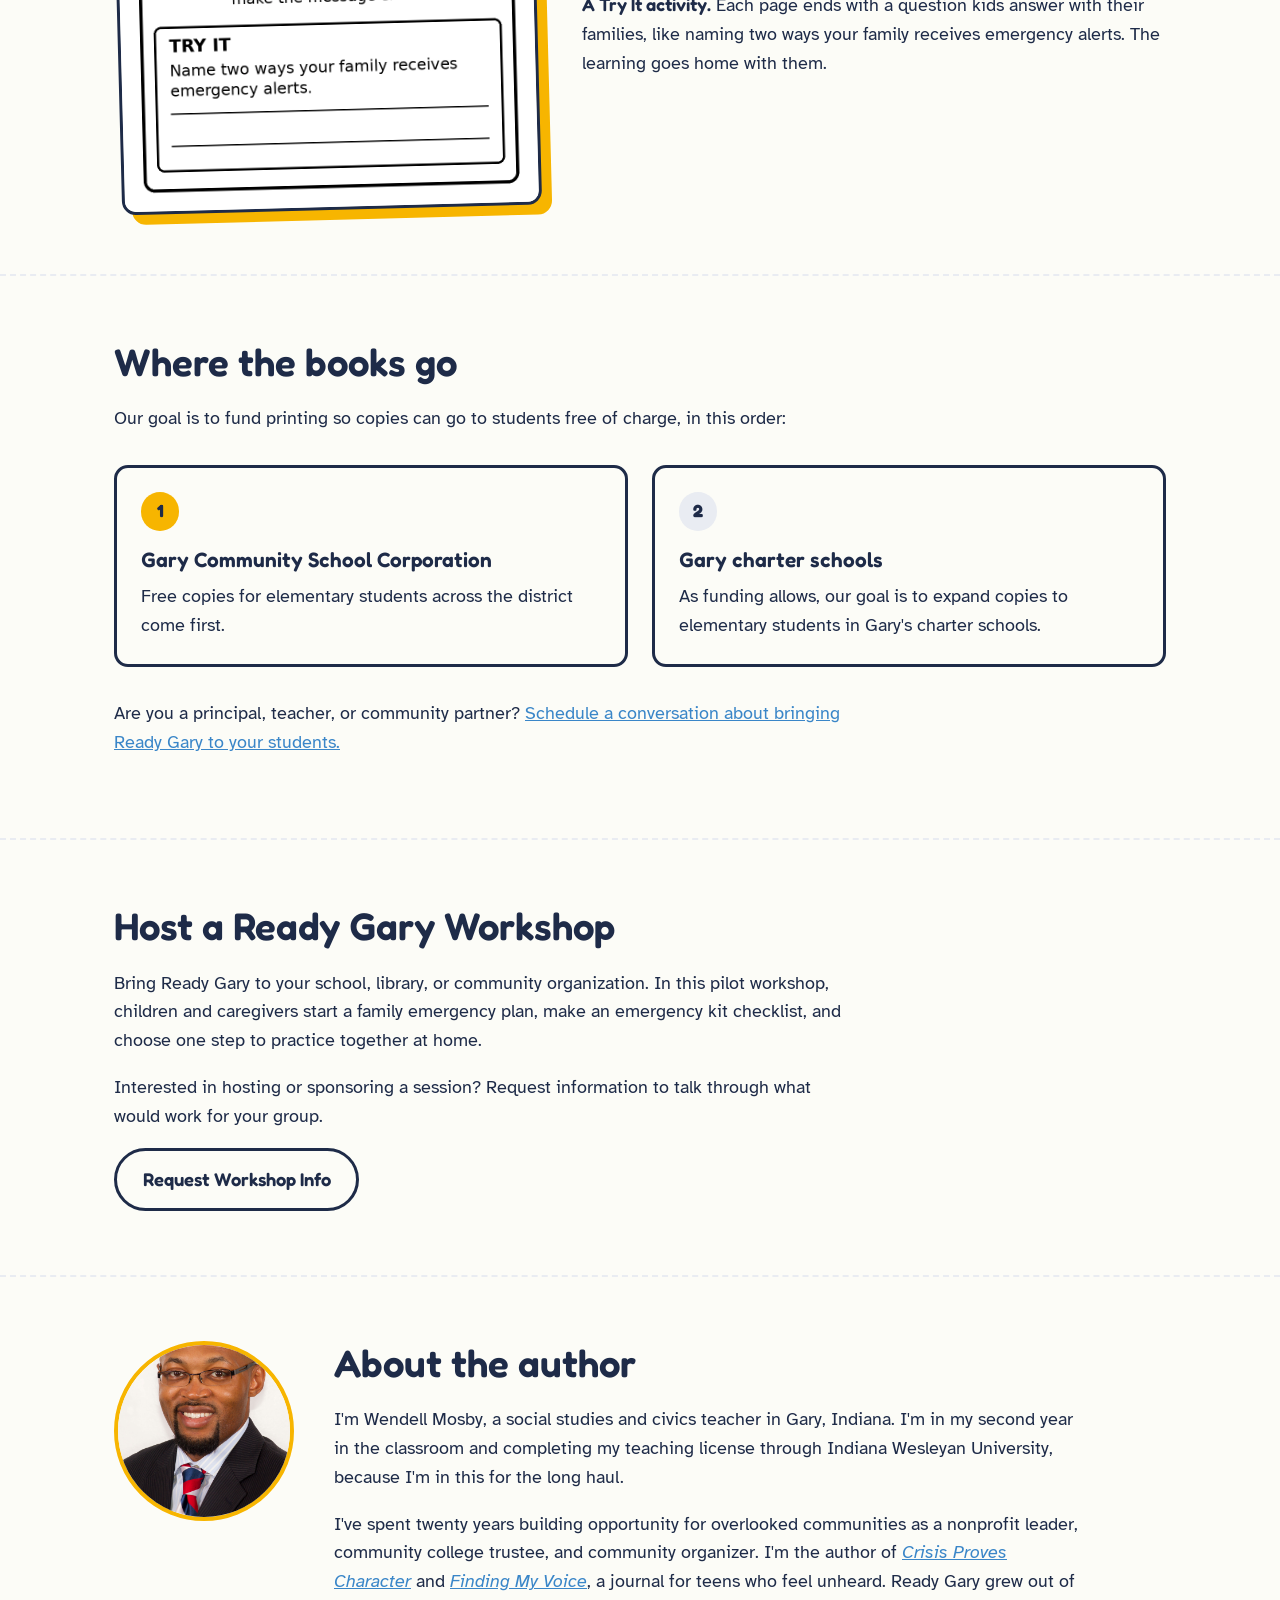
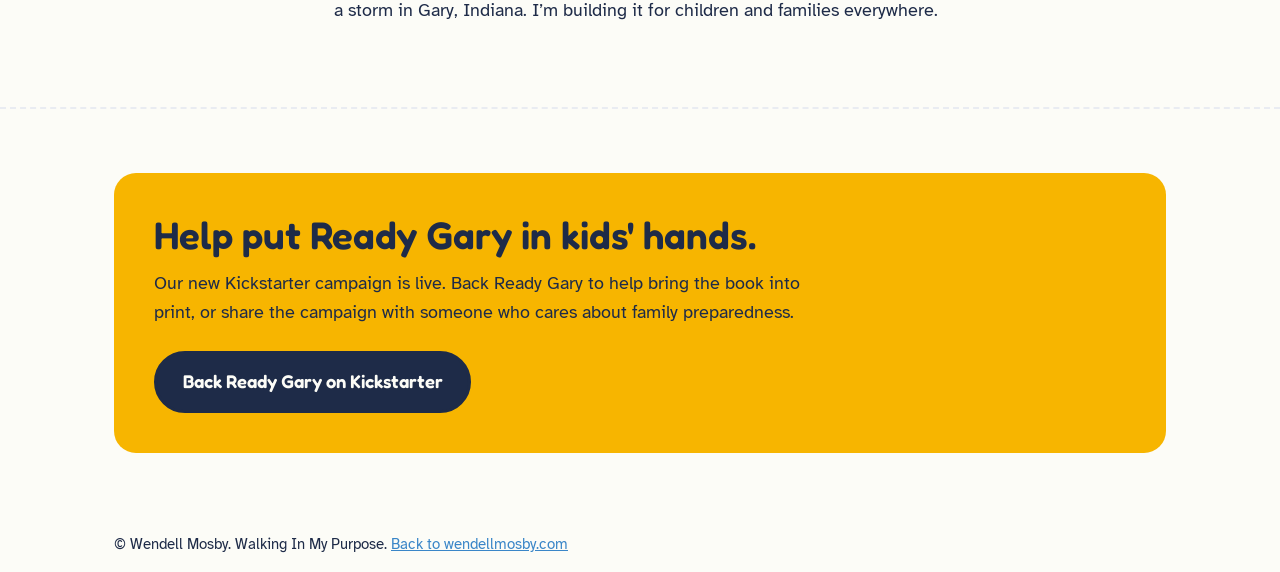
<file: ready-gary/index.html>
<!DOCTYPE html>
<html lang="en">
<head>
<meta charset="UTF-8">
<meta name="viewport" content="width=device-width, initial-scale=1.0">
<title>Ready Gary | Emergency Preparedness from A to Z</title>
<meta name="description" content="Ready Gary is a children's emergency-preparedness coloring book by Gary teacher Wendell Mosby. Free copies for Gary elementary students.">
<link rel="preconnect" href="https://fonts.googleapis.com">
<link rel="preconnect" href="https://fonts.gstatic.com" crossorigin>
<link href="https://fonts.googleapis.com/css2?family=Fredoka:wght@500;600;700&family=Atkinson+Hyperlegible:ital,wght@0,400;0,700;1,400&display=swap" rel="stylesheet">
<style>
  :root { --paper:#FCFCF7; --ink:#1E2B48; --yellow:#F7B500; --blue:#3A86C8; --green:#2E8B57; --red:#D7263D; --soft:#E9ECF2; --display:"Fredoka","Trebuchet MS",system-ui,sans-serif; --body:"Atkinson Hyperlegible",Verdana,system-ui,sans-serif; }
  *{box-sizing:border-box} html{scroll-behavior:smooth} body{margin:0;background:var(--paper);color:var(--ink);font-family:var(--body);font-size:1.125rem;line-height:1.6} a{color:var(--blue)} a:focus-visible,button:focus-visible{outline:3px solid var(--yellow);outline-offset:3px}.wrap{max-width:1100px;margin:0 auto;padding:0 1.5rem}.prose{max-width:62ch}.top{display:flex;justify-content:space-between;align-items:center;padding:1.25rem 0}.top a{color:var(--ink);text-decoration:none;font-family:var(--display);font-weight:600}.top a:hover{text-decoration:underline}.hero{display:grid;grid-template-columns:1fr 1fr;gap:3rem;align-items:center;padding:2.5rem 0 4.5rem}.book-title{font-family:var(--display);font-weight:600;font-size:1.25rem;margin:0 0 1rem}.book-title span{font-weight:500;opacity:.75}h1{font-family:var(--display);font-weight:700;font-size:clamp(2.6rem,6vw,4.4rem);line-height:1.02;margin:0 0 1.25rem;letter-spacing:-.01em}.credit{font-style:italic;margin:0 0 1.75rem}.btn{display:inline-block;font-family:var(--display);font-weight:600;font-size:1.15rem;background:var(--ink);color:var(--paper);text-decoration:none;padding:.85rem 1.6rem;border-radius:999px;border:3px solid var(--ink)}.btn:hover{background:var(--yellow);color:var(--ink)}.btn.ghost{background:transparent;color:var(--ink)}.btn.ghost:hover{background:var(--soft)}.actions{display:flex;flex-wrap:wrap;gap:.75rem}.alpha{display:grid;grid-template-columns:repeat(6,1fr);gap:.35rem}.alpha button{aspect-ratio:1;border:0;background:none;cursor:pointer;padding:0;font-family:var(--display);font-weight:700;font-size:clamp(1.8rem,4.2vw,3rem);line-height:1;color:transparent;-webkit-text-stroke:2px var(--ink);transition:color .25s ease,transform .15s ease}.alpha button:hover{transform:rotate(-4deg)}.alpha button[aria-pressed="true"]{color:var(--c)}.alpha-note{font-size:.95rem;margin:.75rem 0 0;opacity:.8}section{padding:4rem 0}section+section{border-top:2px dashed var(--soft)}h2{font-family:var(--display);font-weight:600;font-size:clamp(1.8rem,3.5vw,2.4rem);line-height:1.15;margin:0 0 1.25rem}.why{background:var(--ink);color:var(--paper);border-top:0!important}.why+section{border-top:0}.why .big{font-family:var(--display);font-weight:600;font-size:clamp(1.5rem,3vw,2.1rem);line-height:1.3;max-width:30ch;margin:0 0 1.5rem}.why p{max-width:60ch}.split{display:grid;grid-template-columns:1fr 1fr;gap:3rem}.facts{list-style:none;padding:0;margin:0}.facts li{padding:1rem 1rem 1rem 1.25rem;border-left:6px solid var(--c);margin-bottom:.75rem;background:var(--soft);border-radius:0 10px 10px 0}.facts strong{font-family:var(--display);font-weight:600;font-size:1.15rem;display:block}.steps{list-style:none;padding:0;margin:2rem 0 0;display:grid;grid-template-columns:1fr 1fr;gap:1.5rem}.steps li{border:3px solid var(--ink);border-radius:14px;padding:1.5rem;position:relative}.steps .n{font-family:var(--display);font-weight:700;font-size:1.1rem;width:2.4rem;height:2.4rem;border-radius:50%;display:grid;place-items:center;background:var(--yellow);margin-bottom:.75rem}.steps li:nth-child(2) .n{background:var(--soft)}.steps h3{font-family:var(--display);font-weight:600;font-size:1.3rem;margin:0 0 .4rem}.steps p{margin:0}.peek{display:grid;grid-template-columns:minmax(0,420px) 1fr;gap:3rem;align-items:center}.peek figure{margin:0}.peek img{width:100%;height:auto;display:block;background:#fff;border:3px solid var(--ink);border-radius:14px;box-shadow:10px 10px 0 var(--yellow);transform:rotate(-1.5deg)}.peek strong{font-family:var(--display);font-weight:600}.author{display:grid;grid-template-columns:180px 1fr;gap:2.5rem;align-items:start}.author img{width:180px;height:180px;object-fit:cover;border-radius:50%;border:4px solid var(--yellow)}.cta{text-align:left}.cta-box{background:var(--yellow);border-radius:22px;padding:2.5rem}.cta-box h2{margin-bottom:.75rem}.cta-box p{max-width:55ch;margin:0 0 1.5rem}footer{padding:2rem 0 3rem;font-size:.95rem}@media(max-width:800px){.hero,.split,.steps,.peek{grid-template-columns:1fr}.peek figure{max-width:360px}.hero{gap:2rem;padding-top:1rem}.author{grid-template-columns:1fr}.author img{width:140px;height:140px}}@media(prefers-reduced-motion:reduce){*{transition:none!important;scroll-behavior:auto!important}}
  .anime{background:#f0f4fa;scroll-margin-top:1rem}
  .anime-intro{margin:0 0 1.75rem}
  .anime-episode{display:grid;grid-template-columns:minmax(0,320px) minmax(0,1fr);gap:1.5rem 2.5rem;padding:clamp(1rem,4vw,2rem);border:2px solid var(--ink);border-radius:18px;background:var(--paper);align-items:start}
  .anime-episode+.anime-episode{margin-top:1.5rem}
  .anime-heading{grid-column:1/-1}
  .anime-heading h3{font-family:var(--display);font-size:clamp(1.5rem,3.5vw,2rem);line-height:1.15;margin:.25rem 0 0}
  .anime-heading p{font-weight:700;margin:0}
  .anime-player{position:relative;max-width:320px;width:100%;margin:0 auto}
  .anime-player video{display:block;width:100%;height:auto;aspect-ratio:2/3;border-radius:12px;background:var(--ink)}
  .anime-play{position:absolute;top:50%;left:50%;transform:translate(-50%,-50%);cursor:pointer;border-color:var(--paper);white-space:nowrap}
  .anime-player [hidden]{display:none}
  .anime-status{margin:.5rem 0 0}
  .anime-caption{max-width:320px;margin:.75rem auto 0}
  .anime-links{display:grid;justify-items:start;gap:.65rem;list-style:none;margin:0;padding:0}
  .anime-links a:not(.btn){display:inline-block;color:var(--ink);text-underline-offset:.2em;padding:.4rem 0}
  @media(max-width:680px){.anime-episode{grid-template-columns:minmax(0,1fr)}}
</style>
</head>
<body>
<header class="wrap top"><a href="/">← Wendell Mosby</a><a href="https://www.kickstarter.com/projects/mosbyroom215/ready-gary-emergency-preparedness-from-a-to-z-0">Back Ready Gary on Kickstarter</a></header>
<main>
<div class="wrap hero"><div><p class="book-title">Ready Gary <span>Emergency Preparedness from A to Z</span></p><h1>Become your greatest resource.</h1><p class="credit">A saying from my wife, Tiffany, and the idea behind this book.</p><p class="prose">A coloring book that helps children stay safe, stay calm, and practice what to do with their families when an emergency hits.</p><div class="actions"><a class="btn" href="https://www.kickstarter.com/projects/mosbyroom215/ready-gary-emergency-preparedness-from-a-to-z-0">Back Ready Gary on Kickstarter</a><a class="btn ghost" href="#workshop">Host a Workshop</a><a class="btn ghost" href="#ready-gary-anime">Watch Ready Gary Anime</a></div></div><div><div class="alpha" id="alpha" aria-label="Alphabet you can color in"></div><p class="alpha-note">Tap a letter to color it in.</p></div></div>
<section class="anime" id="ready-gary-anime" aria-labelledby="anime-heading">
  <div class="wrap">
    <h2 id="anime-heading">Meet Gary, in Anime</h2>
    <p class="anime-intro prose">Meet Gary, in anime. Night 1, power out in Gary, August 2026. The storm has passed, and Gary is ready to help each other, one page at a time. This is Ready Gary: Emergency Preparedness from A to Z, a coloring and activity book that helps kids and families talk, plan, and practice being prepared, not scared.</p>
    <!-- Add each new episode above the previous episode. -->
    <article class="anime-episode" id="ready-gary-episode-8" aria-labelledby="anime-episode-8-heading">
      <header class="anime-heading">
        <p>Episode 8 · Series Finale · <time datetime="2026-11-22">Sunday, November 22, 2026</time></p>
        <h3 id="anime-episode-8-heading">The Star Map Goes Citywide</h3>
      </header>
      <div>
        <div class="anime-player">
          <div id="anime-episode-8-preview" style="position:relative">
            <img src="anime/Episode-8-still.webp" width="1024" height="1536" alt="Ready Gary Anime Episode 8: The Star Map Goes Citywide." style="display:block;width:100%;height:auto;border-radius:12px">
            <button type="button" class="btn anime-play" id="anime-episode-8-play">Play Episode 8</button>
          </div>
          <div id="anime-episode-8-video" hidden>
            <video width="768" height="1152" src="anime/Episode-8.mp4" poster="anime/Episode-8-still.webp" controls playsinline preload="none" aria-labelledby="anime-episode-8-heading" aria-describedby="anime-episode-8-caption"></video>
          </div>
        </div>
        <p class="anime-caption" id="anime-episode-8-caption">Gary’s teacher shares the class star map with the whole school, and every classroom starts a star map of their own. From one porch light to a whole school of stars, because checking on each other is how a block, and a city, stays ready. Prepared, not scared. Together we shine.</p>
      </div>
      <div class="prose">
        <ul class="anime-links">
          <li><a class="btn" href="https://www.kickstarter.com/projects/mosbyroom215/ready-gary-emergency-preparedness-from-a-to-z-0">Back Ready Gary on Kickstarter</a></li>
          <li><a href="https://youtube.com/shorts/jtnXWrAENV0?feature=shared">Listen to the song, Ready Gary, Ready Crew!</a></li>
          <li><a href="https://youtube.com/playlist?list=PLCO0ZJWEX7Pc">Full song playlist</a></li>
        </ul>
      </div>
    </article>
    <article class="anime-episode" id="ready-gary-episode-7" aria-labelledby="anime-episode-7-heading">
      <header class="anime-heading">
        <p>Episode 7 · <time datetime="2026-11-21">Saturday, November 21, 2026</time></p>
        <h3 id="anime-episode-7-heading">The Star Map at School</h3>
      </header>
      <div>
        <div class="anime-player">
          <div id="anime-episode-7-preview" style="position:relative">
            <img src="anime/Episode-7-still.webp" width="1024" height="1536" alt="Ready Gary Anime Episode 7: The Star Map at School." style="display:block;width:100%;height:auto;border-radius:12px">
            <button type="button" class="btn anime-play" id="anime-episode-7-play">Play Episode 7</button>
          </div>
          <div id="anime-episode-7-video" hidden>
            <video width="768" height="1152" src="anime/Episode-7.mp4" poster="anime/Episode-7-still.webp" controls playsinline preload="none" aria-labelledby="anime-episode-7-heading" aria-describedby="anime-episode-7-caption"></video>
          </div>
        </div>
        <p class="anime-caption" id="anime-episode-7-caption">Gary brings his star map to school, and his classmates start a star map of their own. Porch by porch, neighbor by neighbor, the whole block lights up, because checking on each other is how a block stays ready. Prepared, not scared.</p>
      </div>
      <div class="prose">
        <ul class="anime-links">
          <li><a class="btn" href="https://www.kickstarter.com/projects/mosbyroom215/ready-gary-emergency-preparedness-from-a-to-z-0">Back Ready Gary on Kickstarter</a></li>
          <li><a href="https://youtube.com/shorts/jtnXWrAENV0?feature=shared">Listen to the song, Ready Gary, Ready Crew!</a></li>
          <li><a href="https://youtube.com/playlist?list=PLCO0ZJWEX7Pc">Full song playlist</a></li>
        </ul>
      </div>
    </article>
    <article class="anime-episode" id="ready-gary-episode-6" aria-labelledby="anime-episode-6-heading">
      <header class="anime-heading">
        <p>Episode 6 · <time datetime="2026-11-20">Friday, November 20, 2026</time></p>
        <h3 id="anime-episode-6-heading">The Star Map Goes Public</h3>
      </header>
      <div>
        <div class="anime-player">
          <div id="anime-episode-6-preview" style="position:relative">
            <img src="anime/Episode-6-still.webp" width="1024" height="1536" alt="Ready Gary Anime Episode 6: The Star Map Goes Public." style="display:block;width:100%;height:auto;border-radius:12px">
            <button type="button" class="btn anime-play" id="anime-episode-6-play">Play Episode 6</button>
          </div>
          <div id="anime-episode-6-video" hidden>
            <video width="768" height="1152" src="anime/Episode-6.mp4" poster="anime/Episode-6-still.webp" controls playsinline preload="none" aria-labelledby="anime-episode-6-heading" aria-describedby="anime-episode-6-caption"></video>
          </div>
        </div>
        <p class="anime-caption" id="anime-episode-6-caption">The morning after the storm, Gary pins his star map on the community center bulletin board, and neighbors start adding their own gold stars, one by one. Porch by porch, neighbor by neighbor, the whole block lights up, because checking on each other is how a block stays ready. Prepared, not scared.</p>
      </div>
      <div class="prose">
        <ul class="anime-links">
          <li><a class="btn" href="https://www.kickstarter.com/projects/mosbyroom215/ready-gary-emergency-preparedness-from-a-to-z-0">Back Ready Gary on Kickstarter</a></li>
          <li><a href="https://youtube.com/shorts/jtnXWrAENV0?feature=shared">Listen to the song, Ready Gary, Ready Crew!</a></li>
          <li><a href="https://youtube.com/playlist?list=PLCO0ZJWEX7Pc">Full song playlist</a></li>
        </ul>
      </div>
    </article>
    <article class="anime-episode" id="ready-gary-episode-5" aria-labelledby="anime-episode-5-heading">
      <header class="anime-heading">
        <p>Episode 5 · <time datetime="2026-11-19">Thursday, November 19, 2026</time></p>
        <h3 id="anime-episode-5-heading">The Question Mark Becomes a Star</h3>
      </header>
      <div>
        <div class="anime-player">
          <div id="anime-episode-5-preview" style="position:relative">
            <img src="anime/Episode-5-still.webp" width="1024" height="1536" alt="Ready Gary Anime Episode 5: The Question Mark Becomes a Star." style="display:block;width:100%;height:auto;border-radius:12px">
            <button type="button" class="btn anime-play" id="anime-episode-5-play">Play Episode 5</button>
          </div>
          <div id="anime-episode-5-video" hidden>
            <video width="768" height="1152" src="anime/Episode-5.mp4" poster="anime/Episode-5-still.webp" controls playsinline preload="none" aria-labelledby="anime-episode-5-heading" aria-describedby="anime-episode-5-caption"></video>
          </div>
        </div>
        <p class="anime-caption" id="anime-episode-5-caption">The next morning after the storm, the dark house porch light clicks on too, and Gary swaps the question mark on his clipboard map for a gold star. Porch by porch, neighbor by neighbor, the whole block lights up, because checking on each other is how a block stays ready. Prepared, not scared.</p>
      </div>
      <div class="prose">
        <ul class="anime-links">
          <li><a class="btn" href="https://www.kickstarter.com/projects/mosbyroom215/ready-gary-emergency-preparedness-from-a-to-z-0">Back Ready Gary on Kickstarter</a></li>
          <li><a href="https://youtube.com/shorts/jtnXWrAENV0?feature=shared">Listen to the song, Ready Gary, Ready Crew!</a></li>
          <li><a href="https://youtube.com/playlist?list=PLCO0ZJWEX7Pc">Full song playlist</a></li>
        </ul>
      </div>
    </article>
    <article class="anime-episode" id="ready-gary-episode-4" aria-labelledby="anime-episode-4-heading">
      <header class="anime-heading">
        <p>Episode 4 · <time datetime="2026-11-18">Wednesday, November 18, 2026</time></p>
        <h3 id="anime-episode-4-heading">The House That Stayed Dark</h3>
      </header>
      <div>
        <div class="anime-player">
          <div id="anime-episode-4-preview" style="position:relative">
            <img src="anime/Episode-4-preview.jpg" width="1024" height="1536" alt="Ready Gary Anime Episode 4: The House That Stayed Dark." style="display:block;width:100%;height:auto;border-radius:12px">
            <button type="button" class="btn anime-play" id="anime-episode-4-play">Play Episode 4</button>
          </div>
          <div id="anime-episode-4-video" hidden>
            <video width="768" height="1152" src="anime/Ready%20Gary%20Anime%20Episode%204%2C%20second%20regeneration%2C%20anime%20style%2C%20American%20kid%20voice.mp4" poster="anime/Episode-4-preview.jpg" controls playsinline preload="none" aria-labelledby="anime-episode-4-heading" aria-describedby="anime-episode-4-caption"></video>
          </div>
        </div>
        <p class="anime-caption" id="anime-episode-4-caption">Night 1 continues. Gary walks the route he mapped from the porch lights, and one house stays dark. He marks it with a question mark on his clipboard map, ready to check on whoever lives there tomorrow, because checking on each other is how a block stays ready. Prepared, not scared.</p>
      </div>
      <div class="prose">
        <ul class="anime-links">
          <li><a class="btn" href="https://www.kickstarter.com/projects/mosbyroom215/ready-gary-emergency-preparedness-from-a-to-z-0">Back Ready Gary on Kickstarter</a></li>
          <li><a href="https://youtube.com/shorts/jtnXWrAENV0?feature=shared">Listen to the song, Ready Gary, Ready Crew!</a></li>
          <li><a href="https://youtube.com/playlist?list=PLCO0ZJWEX7Pc">Full song playlist</a></li>
        </ul>
      </div>
    </article>
    <article class="anime-episode" id="ready-gary-episode-3" aria-labelledby="anime-episode-3-heading">
      <header class="anime-heading">
        <p>Episode 3 · <time datetime="2026-11-17">Tuesday, November 17, 2026</time></p>
        <h3 id="anime-episode-3-heading">The Porch Light Chain</h3>
      </header>
      <div>
        <div class="anime-player">
          <div id="anime-episode-3-preview" style="position:relative">
            <img src="anime/Episode-3-still.webp" width="1024" height="1536" alt="Ready Gary holds a neighborhood map as families light their porches along the street." style="display:block;width:100%;height:auto;border-radius:12px">
            <button type="button" class="btn anime-play" id="anime-episode-3-play">Play Episode 3</button>
          </div>
          <div id="anime-episode-3-video" hidden>
            <video width="768" height="1152" src="anime/Episode-3.mp4" poster="anime/Episode-3-still.webp" controls playsinline preload="none" aria-labelledby="anime-episode-3-heading" aria-describedby="anime-episode-3-caption"></video>
          </div>
        </div>
        <p class="anime-caption" id="anime-episode-3-caption">Night 1 continues—one light, then another, then another. Gary maps the porch light chain as neighbors help light the way together. Porch by porch, neighbor by neighbor, the street comes alive. Prepared, not scared.</p>
      </div>
      <div class="prose">
        <ul class="anime-links">
          <li><a class="btn" href="https://www.kickstarter.com/projects/mosbyroom215/ready-gary-emergency-preparedness-from-a-to-z-0">Back Ready Gary on Kickstarter</a></li>
          <li><a href="https://youtube.com/shorts/jtnXWrAENV0?feature=shared">Listen to the song, Ready Gary, Ready Crew!</a></li>
          <li><a href="https://youtube.com/playlist?list=PLCO0ZJWEX7Pc">Full song playlist</a></li>
        </ul>
      </div>
    </article>
    <article class="anime-episode" id="ready-gary-episode-2" aria-labelledby="anime-episode-2-heading">
      <header class="anime-heading">
        <p>Episode 2 · <time datetime="2026-11-16">Monday, November 16, 2026</time></p>
        <h3 id="anime-episode-2-heading">The Radio Call: Help Is a First Aid Kit</h3>
      </header>
      <div>
        <div class="anime-player">
          <div id="anime-episode-2-preview" style="position:relative">
            <img src="anime/Episode-2-still.webp" width="1024" height="1536" alt="Ready Gary holds a radio beside a first aid kit and a note reading We are here for you." style="display:block;width:100%;height:auto;border-radius:12px">
            <button type="button" class="btn anime-play" id="anime-episode-2-play">Play Episode 2</button>
          </div>
          <div id="anime-episode-2-video" hidden>
            <video width="768" height="1152" src="anime/Episode-2.mp4" poster="anime/Episode-2-still.webp" controls playsinline preload="none" aria-labelledby="anime-episode-2-heading" aria-describedby="anime-episode-2-caption"></video>
          </div>
        </div>
        <p class="anime-caption" id="anime-episode-2-caption">Night 1 continues. Gary answers the radio call from North Gary, and the medical supplies they need turn out to be something bigger than bandages: neighbors showing up, a warm meal, a note that says “We are here for you”, and a plan to check on each other. The first aid kit is a metaphor for the care a community carries for one another. Prepared, not scared.</p>
      </div>
      <div class="prose">
        <ul class="anime-links">
          <li><a class="btn" href="https://www.kickstarter.com/projects/mosbyroom215/ready-gary-emergency-preparedness-from-a-to-z-0">Back Ready Gary on Kickstarter</a></li>
          <li><a href="https://youtube.com/shorts/jtnXWrAENV0?feature=shared">Listen to the song, Ready Gary, Ready Crew!</a></li>
          <li><a href="https://youtube.com/playlist?list=PLCO0ZJWEX7Pc">Full song playlist</a></li>
        </ul>
      </div>
    </article>
    <article class="anime-episode" id="ready-gary-episode-1" aria-labelledby="anime-episode-1-heading">
      <header class="anime-heading">
        <p>Episode 1 · <time datetime="2026-11-15">Sunday, November 15, 2026</time></p>
        <h3 id="anime-episode-1-heading">Ready for the Night: First Scout</h3>
      </header>
      <div>
        <div class="anime-player">
          <video width="576" height="864" poster="anime/episode-1-poster.svg" playsinline preload="none" aria-labelledby="anime-episode-1-heading" aria-describedby="anime-episode-1-caption"></video>
          <button type="button" class="btn anime-play" data-video-prefix="anime/episode-1-video-" data-video-parts="6">Play Episode 1</button>
          <p class="anime-status" role="status" hidden></p>
          <noscript><p>Enable JavaScript to play Episode 1 on this page.</p></noscript>
        </div>
        <p class="anime-caption" id="anime-episode-1-caption">Night 1, power out in Gary, August 2026. The storm has passed, and Gary is ready to help each other, one page at a time. Prepared, not scared.</p>
      </div>
      <div class="prose">
        <ul class="anime-links">
          <li><a class="btn" href="https://www.kickstarter.com/projects/mosbyroom215/ready-gary-emergency-preparedness-from-a-to-z-0">Back Ready Gary on Kickstarter</a></li>
          <li><a href="https://youtube.com/shorts/jtnXWrAENV0?feature=shared">Listen to the song, Ready Gary, Ready Crew!</a></li>
          <li><a href="https://youtube.com/playlist?list=PLCO0ZJWEX7Pc">Full song playlist</a></li>
        </ul>
      </div>
    </article>
  </div>
</section>
<script src="anime/player.js" defer></script>
<script>
  for (const episode of [2, 3, 4, 5, 6, 7, 8]) {
    document.getElementById(`anime-episode-${episode}-play`).addEventListener('click', () => {
      const preview = document.getElementById(`anime-episode-${episode}-preview`)
      const playback = document.getElementById(`anime-episode-${episode}-video`)
      const video = playback.querySelector('video')
      playback.hidden = false
      preview.hidden = true
      video.focus()
      video.play().catch(() => {})
    })
  }
</script>

<section class="why"><div class="wrap"><p class="big">When the power goes out for twelve, thirteen, fourteen days, kids shouldn't just sit in the dark waiting for help.</p><p>They should know what to do. Ready Gary turns emergency preparedness into something kids can learn letter by letter, with crayons in hand, so the skills stick before they're ever needed. Being self-reliant isn't a luxury. It's something every child in Gary deserves to learn.</p></div></section>
<section><div class="wrap split"><div><h2>What it is</h2><p class="prose">Ready Gary is a children's coloring book that walks through emergency preparedness from A to Z. Every page pairs a letter with something kids can understand, remember, and talk about with their families.</p></div><ul class="facts"><li style="--c:var(--blue)"><strong>Made for Gary</strong>Written with this city's families, schools, and neighborhoods in mind.</li><li style="--c:var(--green)"><strong>Made by a Gary teacher</strong>Written, illustrated, and laid out by Wendell Mosby.</li><li style="--c:var(--red)"><strong>Made to be used</strong>A coloring book kids will actually pick up, not a pamphlet they'll lose.</li></ul></div></section>
<section class="inside"><div class="wrap peek"><figure><img src="a-is-for-alert-fixed.webp" alt="Coloring page: A is for Alert. A family sits together in their living room while the mother shows the children an emergency alert on her phone. Text reads: When an alert comes through, stop and hear. A trusted adult will help make the message clear. A Try It box asks kids to name two ways their family receives emergency alerts." width="600" height="900" loading="lazy"></figure><div class="prose"><h2>Look inside: A is for Alert</h2><p>Every letter gets its own page with three parts working together.</p><p><strong>A rhyme kids can remember.</strong> "When an alert comes through, stop and hear. A trusted adult will help make the message clear." Short enough to say out loud, simple enough to recall when it counts.</p><p><strong>A family scene to color.</strong> Kids see families who look like theirs, at home, handling an emergency together and staying calm.</p><p><strong>A Try It activity.</strong> Each page ends with a question kids answer with their families, like naming two ways your family receives emergency alerts. The learning goes home with them.</p></div></div></section>
<section id="schools"><div class="wrap"><h2>Where the books go</h2><p class="prose">Our goal is to fund printing so copies can go to students free of charge, in this order:</p><ol class="steps"><li><div class="n" aria-hidden="true">1</div><h3>Gary Community School Corporation</h3><p>Free copies for elementary students across the district come first.</p></li><li><div class="n" aria-hidden="true">2</div><h3>Gary charter schools</h3><p>As funding allows, our goal is to expand copies to elementary students in Gary's charter schools.</p></li></ol><p class="prose" style="margin-top:2rem">Are you a principal, teacher, or community partner? <a href="https://calendly.com/wendellmosby">Schedule a conversation about bringing Ready Gary to your students.</a></p></div></section>
<section id="workshop" aria-labelledby="workshop-heading">
  <div class="wrap">
    <h2 id="workshop-heading">Host a Ready Gary Workshop</h2>
    <div class="prose">
      <p>Bring Ready Gary to your school, library, or community organization. In this pilot workshop, children and caregivers start a family emergency plan, make an emergency kit checklist, and choose one step to practice together at home.</p>
      <p>Interested in hosting or sponsoring a session? Request information to talk through what would work for your group.</p>
    </div>
    <a class="btn ghost" href="https://calendly.com/wendellmosby">Request Workshop Info</a>
  </div>
</section>
<section><div class="wrap author"><img src="/wendell-headshot.jpg" alt="Wendell Mosby"><div class="prose"><h2>About the author</h2><p>I'm Wendell Mosby, a social studies and civics teacher in Gary, Indiana. I'm in my second year in the classroom and completing my teaching license through Indiana Wesleyan University, because I'm in this for the long haul.</p><p>I've spent twenty years building opportunity for overlooked communities as a nonprofit leader, community college trustee, and community organizer. I'm the author of <a href="https://amzn.to/4wXtTU7"><em>Crisis Proves Character</em></a> and <a href="https://amzn.to/4hoDoau"><em>Finding My Voice</em></a>, a journal for teens who feel unheard. Ready Gary grew out of a storm in Gary, Indiana. I’m building it for children and families everywhere.</p></div></div></section>
<section class="cta"><div class="wrap"><div class="cta-box"><h2>Help put Ready Gary in kids' hands.</h2><p>Our new Kickstarter campaign is live. Back Ready Gary to help bring the book into print, or share the campaign with someone who cares about family preparedness.</p><a class="btn" href="https://www.kickstarter.com/projects/mosbyroom215/ready-gary-emergency-preparedness-from-a-to-z-0">Back Ready Gary on Kickstarter</a></div></div></section>
</main>
<footer class="wrap"><p>© Wendell Mosby. Walking In My Purpose. <a href="/">Back to wendellmosby.com</a></p></footer>
<script>(function(){var colors=["#F7B500","#3A86C8","#2E8B57","#D7263D"];var grid=document.getElementById("alpha");"ABCDEFGHIJKLMNOPQRSTUVWXYZ".split("").forEach(function(ch,i){var b=document.createElement("button");b.type="button";b.textContent=ch;b.style.setProperty("--c",colors[i%colors.length]);var on=["A","R","G","Y"].indexOf(ch)>-1;b.setAttribute("aria-pressed",on?"true":"false");b.setAttribute("aria-label","Letter "+ch);b.addEventListener("click",function(){b.setAttribute("aria-pressed",b.getAttribute("aria-pressed")==="true"?"false":"true")});grid.appendChild(b)})})();</script>
</body>
</html>
</file>
<file: styles.css>
:root {
  --ink: #101828;
  --muted-ink: #475467;
  --soft-ink: #667085;
  --cream: #fff9ef;
  --paper: #ffffff;
  --gold: #d89216;
  --gold-dark: #9b5f00;
  --navy: #14213d;
  --teal: #0f766e;
  --line: rgba(16, 24, 40, 0.12);
  --shadow: 0 24px 70px rgba(16, 24, 40, 0.12);
  --radius: 24px;
  --max: 1160px;
}

* { box-sizing: border-box; }
html { scroll-behavior: smooth; }
body {
  margin: 0;
  font-family: Inter, system-ui, -apple-system, BlinkMacSystemFont, "Segoe UI", sans-serif;
  color: var(--ink);
  background: var(--cream);
  line-height: 1.6;
}
a { color: inherit; text-decoration: none; }
img { max-width: 100%; }
.container { width: min(var(--max), calc(100% - 40px)); margin: 0 auto; }
.section { padding: 88px 0; }
.muted { background: #f3efe5; }
.site-header {
  position: sticky;
  top: 0;
  z-index: 10;
  backdrop-filter: blur(16px);
  background: rgba(255, 249, 239, 0.85);
  border-bottom: 1px solid var(--line);
}
.nav { display: flex; align-items: center; justify-content: space-between; min-height: 76px; }
.brand { display: inline-flex; align-items: center; gap: 12px; font-weight: 800; }
.brand-mark {
  display: grid; place-items: center;
  width: 44px; height: 44px;
  border-radius: 14px;
  background: var(--navy);
  color: white;
  font-weight: 900;
  letter-spacing: -0.05em;
}
.nav-links { display: flex; align-items: center; gap: 22px; font-size: 0.93rem; font-weight: 700; }
.nav-cta { padding: 10px 16px; border-radius: 999px; background: var(--ink); color: white; }
.menu-toggle { display: none; border: 0; background: var(--ink); color: white; padding: 10px 14px; border-radius: 999px; font-weight: 800; }
.hero { padding-top: 82px; background: radial-gradient(circle at 15% 10%, rgba(216,146,22,.25), transparent 28%), radial-gradient(circle at 90% 15%, rgba(15,118,110,.18), transparent 28%); }
.hero-grid { display: grid; grid-template-columns: 1.1fr .9fr; gap: 56px; align-items: center; }
.eyebrow { text-transform: uppercase; letter-spacing: .16em; color: var(--gold-dark); font-weight: 900; font-size: .78rem; margin: 0 0 16px; }
h1, h2, h3 { line-height: 1.05; margin: 0; }
h1 { font-family: "Playfair Display", serif; font-size: clamp(3.1rem, 7vw, 6.5rem); letter-spacing: -0.055em; }
h2 { font-size: clamp(2rem, 4vw, 3.4rem); letter-spacing: -0.045em; }
h3 { font-size: 1.25rem; letter-spacing: -0.025em; }
.hero-lede { font-size: clamp(1.15rem, 2vw, 1.45rem); color: var(--muted-ink); max-width: 720px; margin: 28px 0; }
.hero-actions, .contact-actions { display: flex; gap: 14px; flex-wrap: wrap; }
.button { display: inline-flex; justify-content: center; align-items: center; border-radius: 999px; padding: 14px 22px; font-weight: 900; border: 1px solid transparent; cursor: pointer; }
.button.primary { background: var(--navy); color: white; box-shadow: 0 14px 24px rgba(20,33,61,.18); }
.button.secondary { background: transparent; border-color: var(--line); color: var(--ink); }
.cred-row { display: flex; flex-wrap: wrap; gap: 10px; margin-top: 30px; }
.cred-row span { border: 1px solid var(--line); background: rgba(255,255,255,.55); padding: 8px 12px; border-radius: 999px; font-size: .88rem; font-weight: 800; }
.hero-card { background: var(--paper); border: 1px solid var(--line); border-radius: var(--radius); padding: 18px; box-shadow: var(--shadow); transform: rotate(1.5deg); }
.impact-card { padding: 22px 8px 8px; }
.impact-kicker { color: var(--teal); text-transform: uppercase; letter-spacing: .15em; font-size: .75rem; font-weight: 900; }
.impact-card h2 { font-size: 1.55rem; letter-spacing: -0.03em; }
.impact-card p { color: var(--muted-ink); }
.intro-strip { padding: 36px 0; background: var(--navy); color: white; }
.strip-grid { display: grid; grid-template-columns: repeat(3, 1fr); gap: 24px; }
.stat { font-size: 3rem; font-weight: 900; color: #f4b241; line-height: 1; }
.strip-grid p { margin: 8px 0 0; color: rgba(255,255,255,.8); }
.two-column { display: grid; grid-template-columns: .85fr 1.15fr; gap: 64px; align-items: center; }
.align-start { align-items: start; }
.rich-text p, .topic-list p, .writing-grid p, .work-card p, .contact-section p { color: var(--muted-ink); font-size: 1.03rem; }
.section-heading { max-width: 760px; margin-bottom: 34px; }
.card-grid { display: grid; grid-template-columns: repeat(4, 1fr); gap: 18px; }
.work-card { background: var(--paper); border: 1px solid var(--line); border-radius: 22px; padding: 24px; min-height: 320px; display: flex; flex-direction: column; box-shadow: 0 14px 40px rgba(16,24,40,.06); }
.card-number { color: var(--gold-dark); font-weight: 900; margin-bottom: 44px; }
.work-card a { margin-top: auto; color: var(--teal); font-weight: 900; }
.topic-list { display: grid; gap: 18px; }
.topic-list div { padding: 24px; border-left: 5px solid var(--gold); background: #fff; border-radius: 18px; box-shadow: 0 12px 32px rgba(16,24,40,.05); }
.quote-band { background: var(--ink); color: white; }
blockquote { margin: 0; font-size: clamp(2rem, 5vw, 4.8rem); font-family: "Playfair Display", serif; line-height: 1.08; letter-spacing: -.045em; }
.writing-grid { display: grid; grid-template-columns: repeat(3, 1fr); gap: 18px; }
.writing-grid article { padding: 26px; border-radius: 22px; border: 1px solid var(--line); background: white; display: flex; flex-direction: column; align-items: flex-start; }
.writing-grid article .button, .writing-grid article > a { margin-top: auto; }
.project-status { display: inline-flex; margin-top: auto; padding: 8px 12px; border-radius: 999px; background: #f3efe5; border: 1px solid var(--line); color: var(--gold-dark); font-weight: 800; font-size: .86rem; }
.contact-section { background: linear-gradient(135deg, #fff9ef, #efe7d6); }
.contact-grid { display: grid; grid-template-columns: .85fr 1.15fr; gap: 52px; align-items: start; }
.site-footer { padding: 32px 0; background: var(--ink); color: white; }
.footer-grid { display: flex; justify-content: space-between; gap: 16px; align-items: center; }
.footer-grid p { margin: 0; color: rgba(255,255,255,.78); }
.footer-grid a { font-weight: 900; }

.portrait-frame {
  min-height: 360px;
  border-radius: 18px;
  background: linear-gradient(135deg, #14213d, #0f766e);
  color: white;
  display: grid;
  place-items: center;
  text-align: center;
  padding: 28px;
  overflow: hidden;
}
.portrait-frame img {
  width: 100%;
  height: 100%;
  min-height: 360px;
  object-fit: cover;
  border-radius: 14px;
}
.portrait-frame p { margin: 0; color: rgba(255,255,255,.84); font-weight: 800; }
.featured-strip { padding: 28px 0; background: #fff; border-bottom: 1px solid var(--line); }
.featured-grid { display: grid; grid-template-columns: 180px 1fr; gap: 24px; align-items: center; }
.featured-grid .eyebrow { margin: 0; }
.featured-items { display: flex; flex-wrap: wrap; gap: 12px; }
.featured-items span { padding: 10px 14px; border-radius: 999px; background: #f3efe5; border: 1px solid var(--line); font-weight: 900; font-size: .9rem; }
.purpose-band { background: linear-gradient(135deg, #101828, #14213d); color: white; }
.purpose-grid { display: grid; grid-template-columns: .9fr 1.1fr; gap: 48px; align-items: center; }
.purpose-grid .eyebrow { color: #f4b241; }
.purpose-grid p { color: rgba(255,255,255,.82); font-size: 1.22rem; margin: 0; }
.contact-card { background: white; border: 1px solid var(--line); border-radius: var(--radius); padding: 32px; box-shadow: var(--shadow); }
.contact-card h3 { font-size: 1.8rem; }
.contact-card .button { margin-top: 14px; }

@media (max-width: 920px) {
  .menu-toggle { display: inline-flex; }
  .nav-links { position: absolute; left: 20px; right: 20px; top: 82px; display: none; flex-direction: column; align-items: stretch; gap: 0; background: white; border: 1px solid var(--line); border-radius: 18px; padding: 12px; box-shadow: var(--shadow); }
  .nav-links.open { display: flex; }
  .nav-links a { padding: 13px; }
  .hero-grid, .two-column, .contact-grid, .featured-grid, .purpose-grid { grid-template-columns: 1fr; }
  .hero-card { transform: none; }
  .card-grid, .writing-grid { grid-template-columns: repeat(2, 1fr); }
  .strip-grid { grid-template-columns: 1fr; }
}
@media (max-width: 620px) {
  .container { width: min(var(--max), calc(100% - 28px)); }
  .section { padding: 64px 0; }
  .card-grid, .writing-grid { grid-template-columns: 1fr; }
  .footer-grid { flex-direction: column; align-items: flex-start; }
  .portrait-frame { min-height: 260px; }
}
</file>
